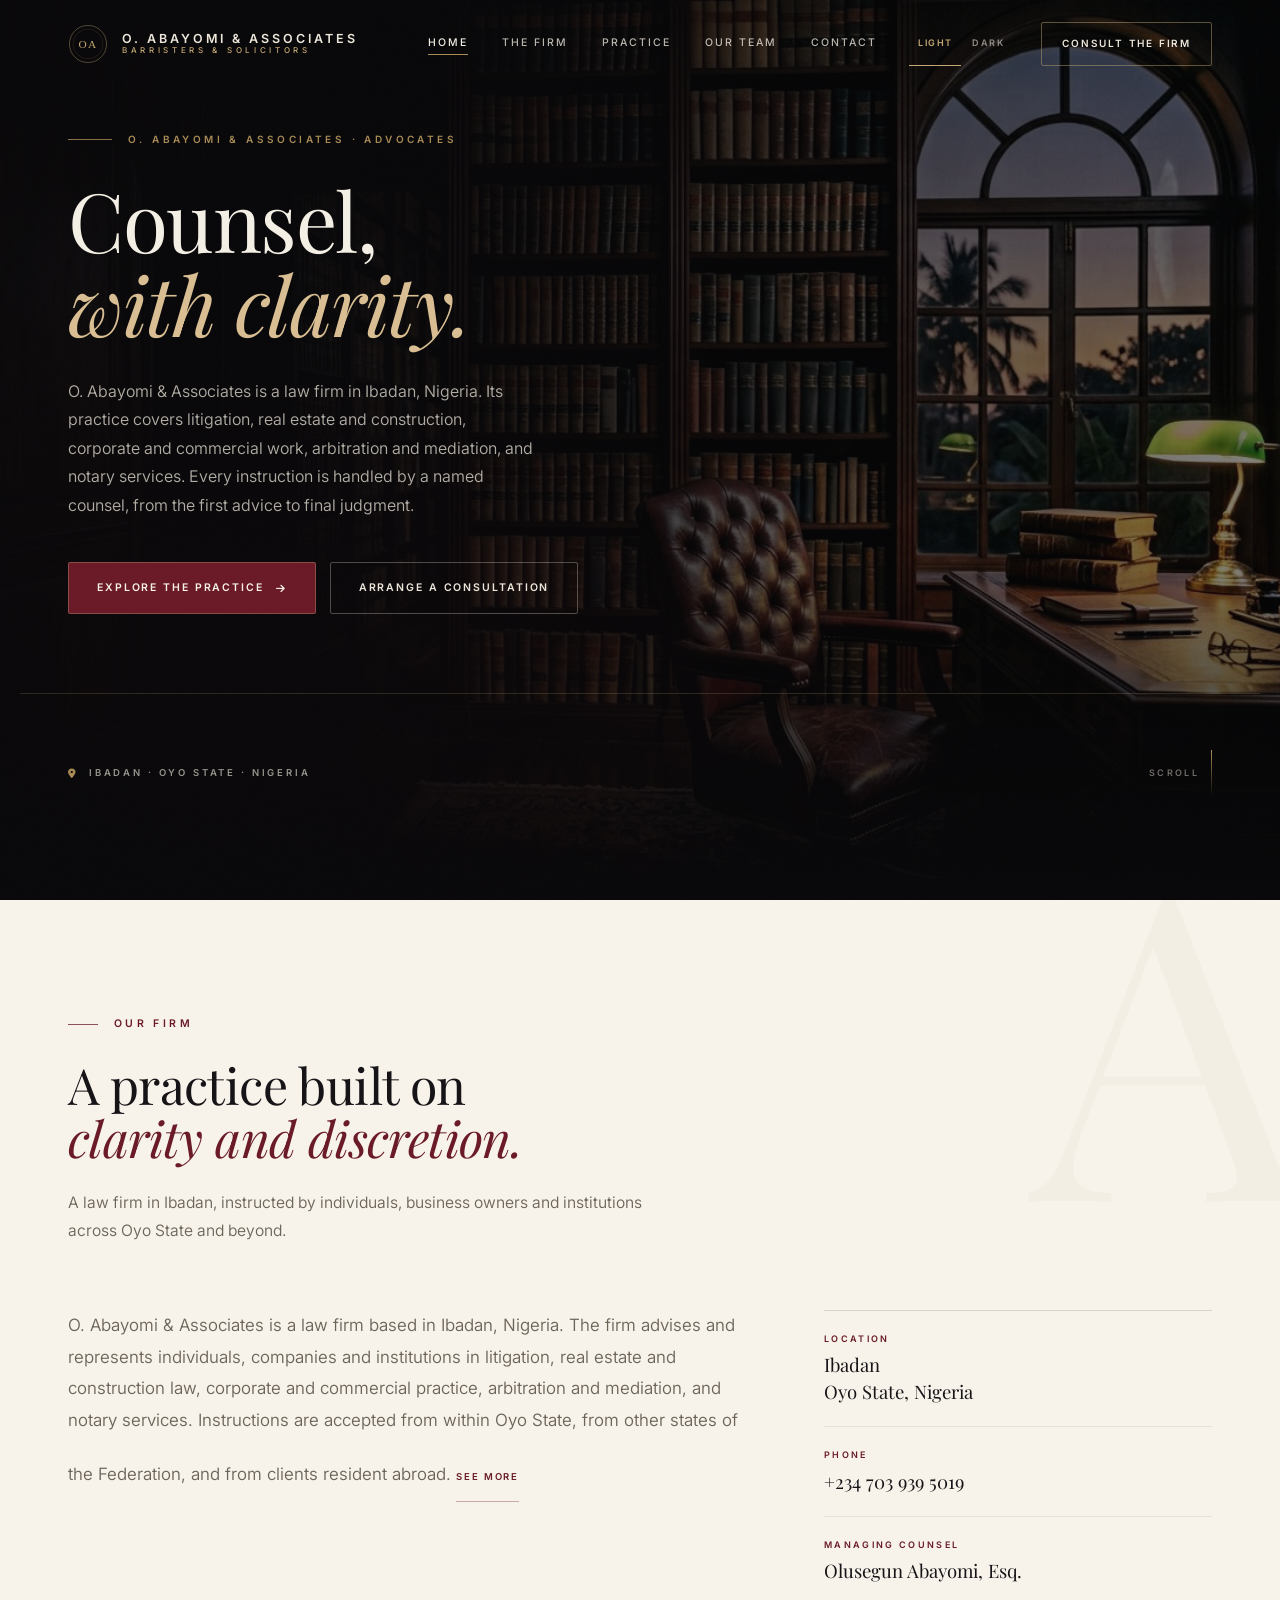
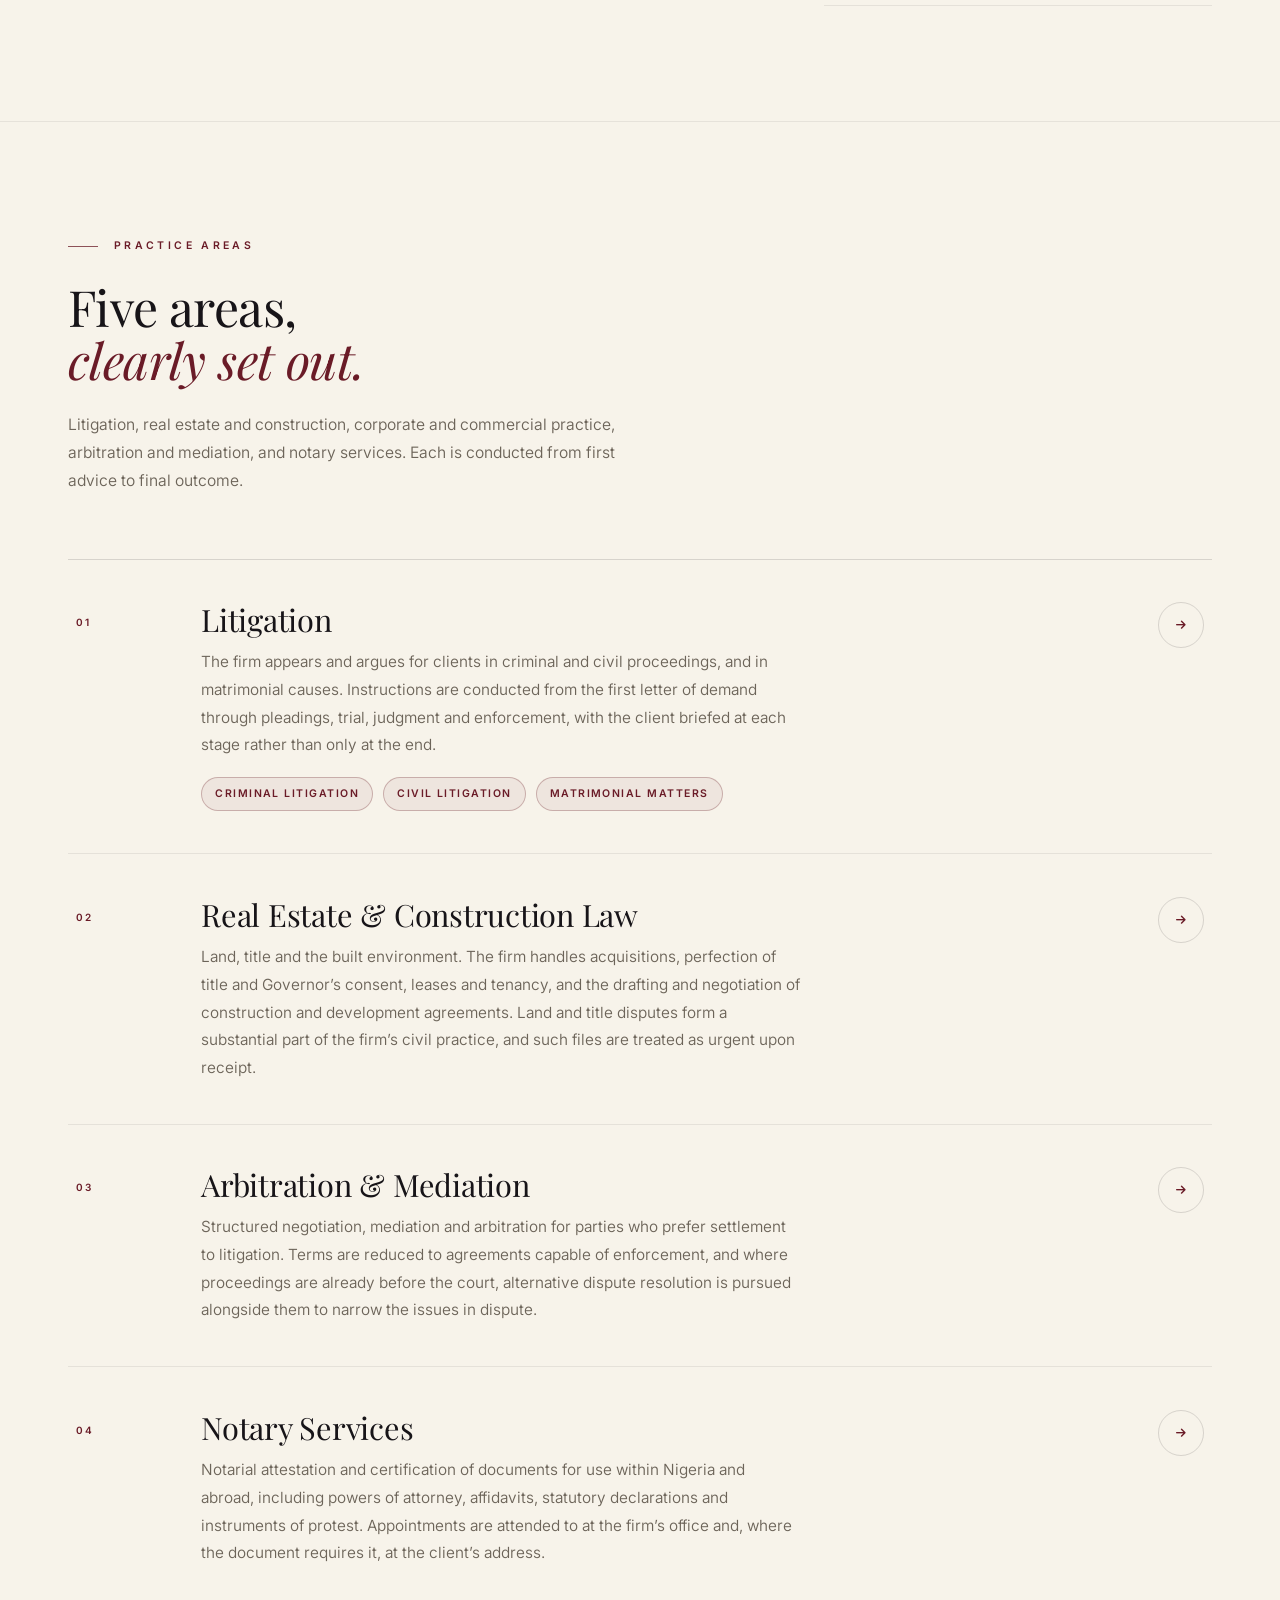
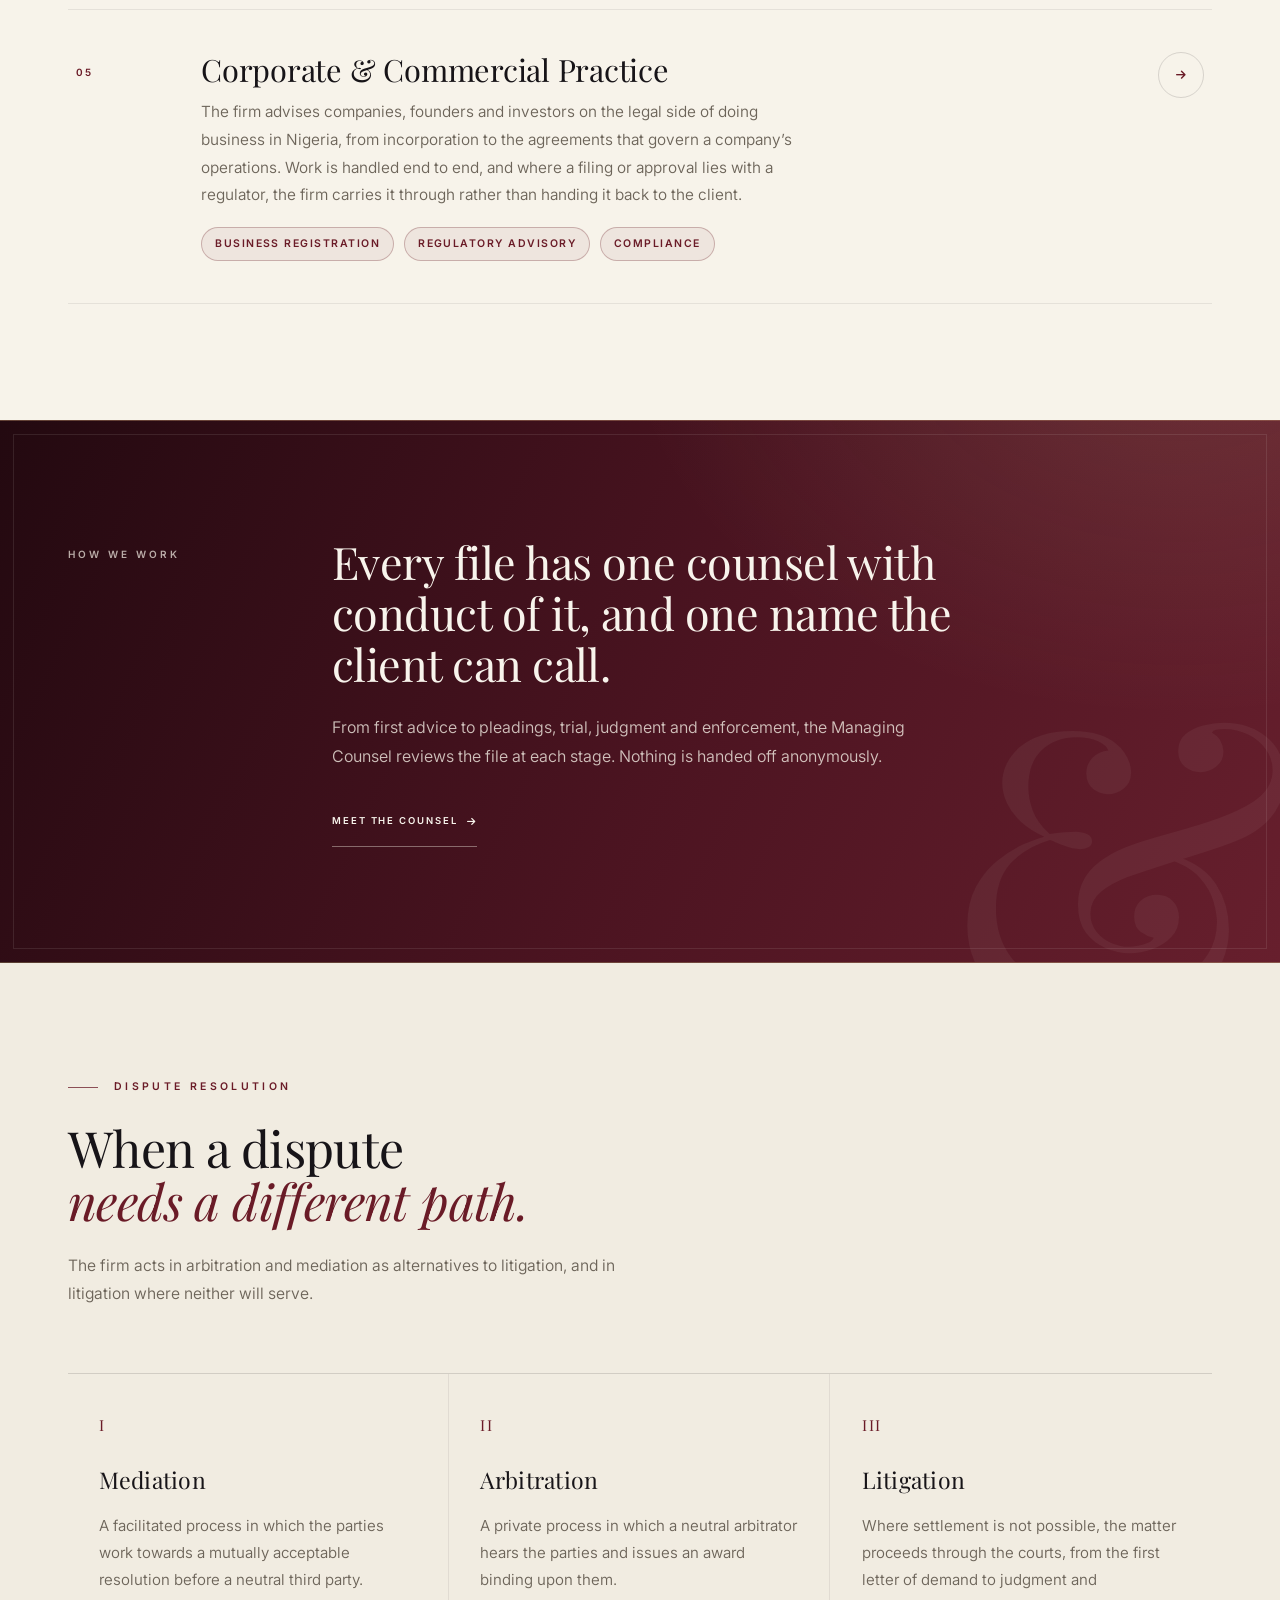
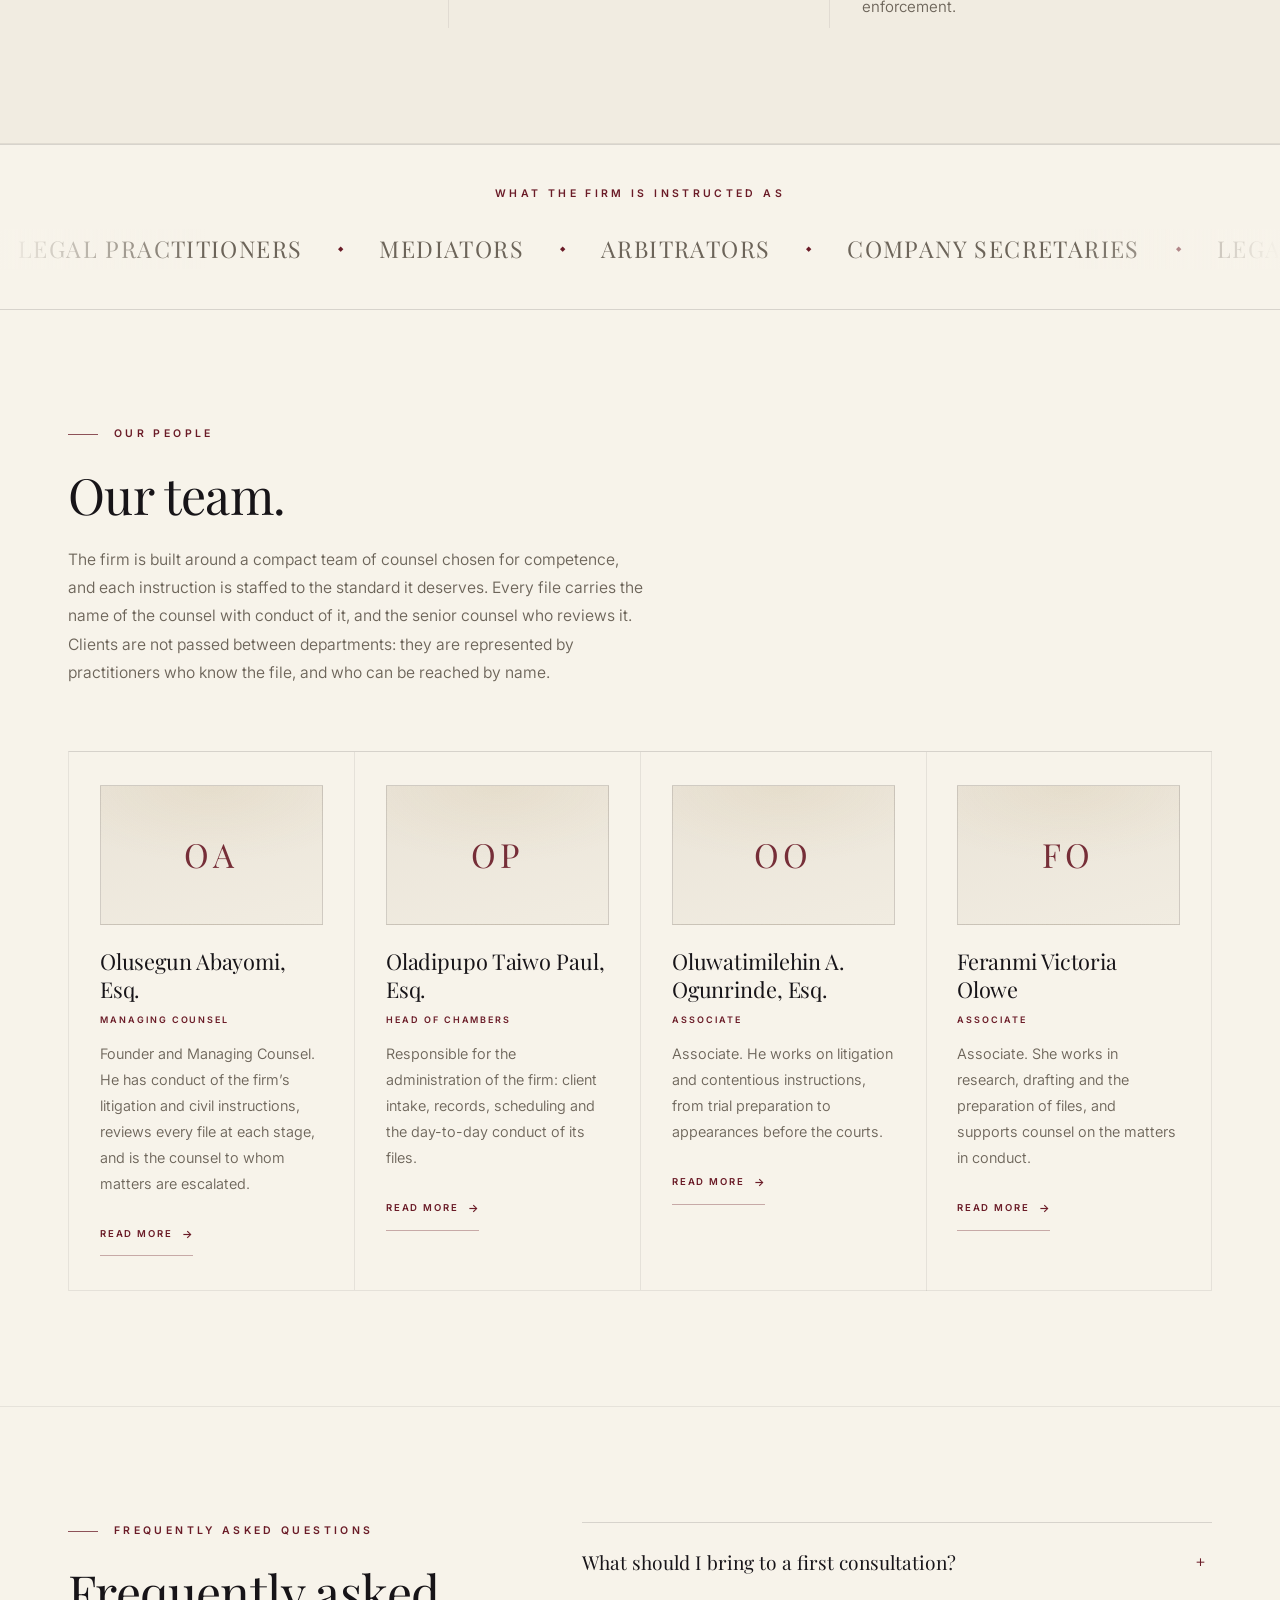
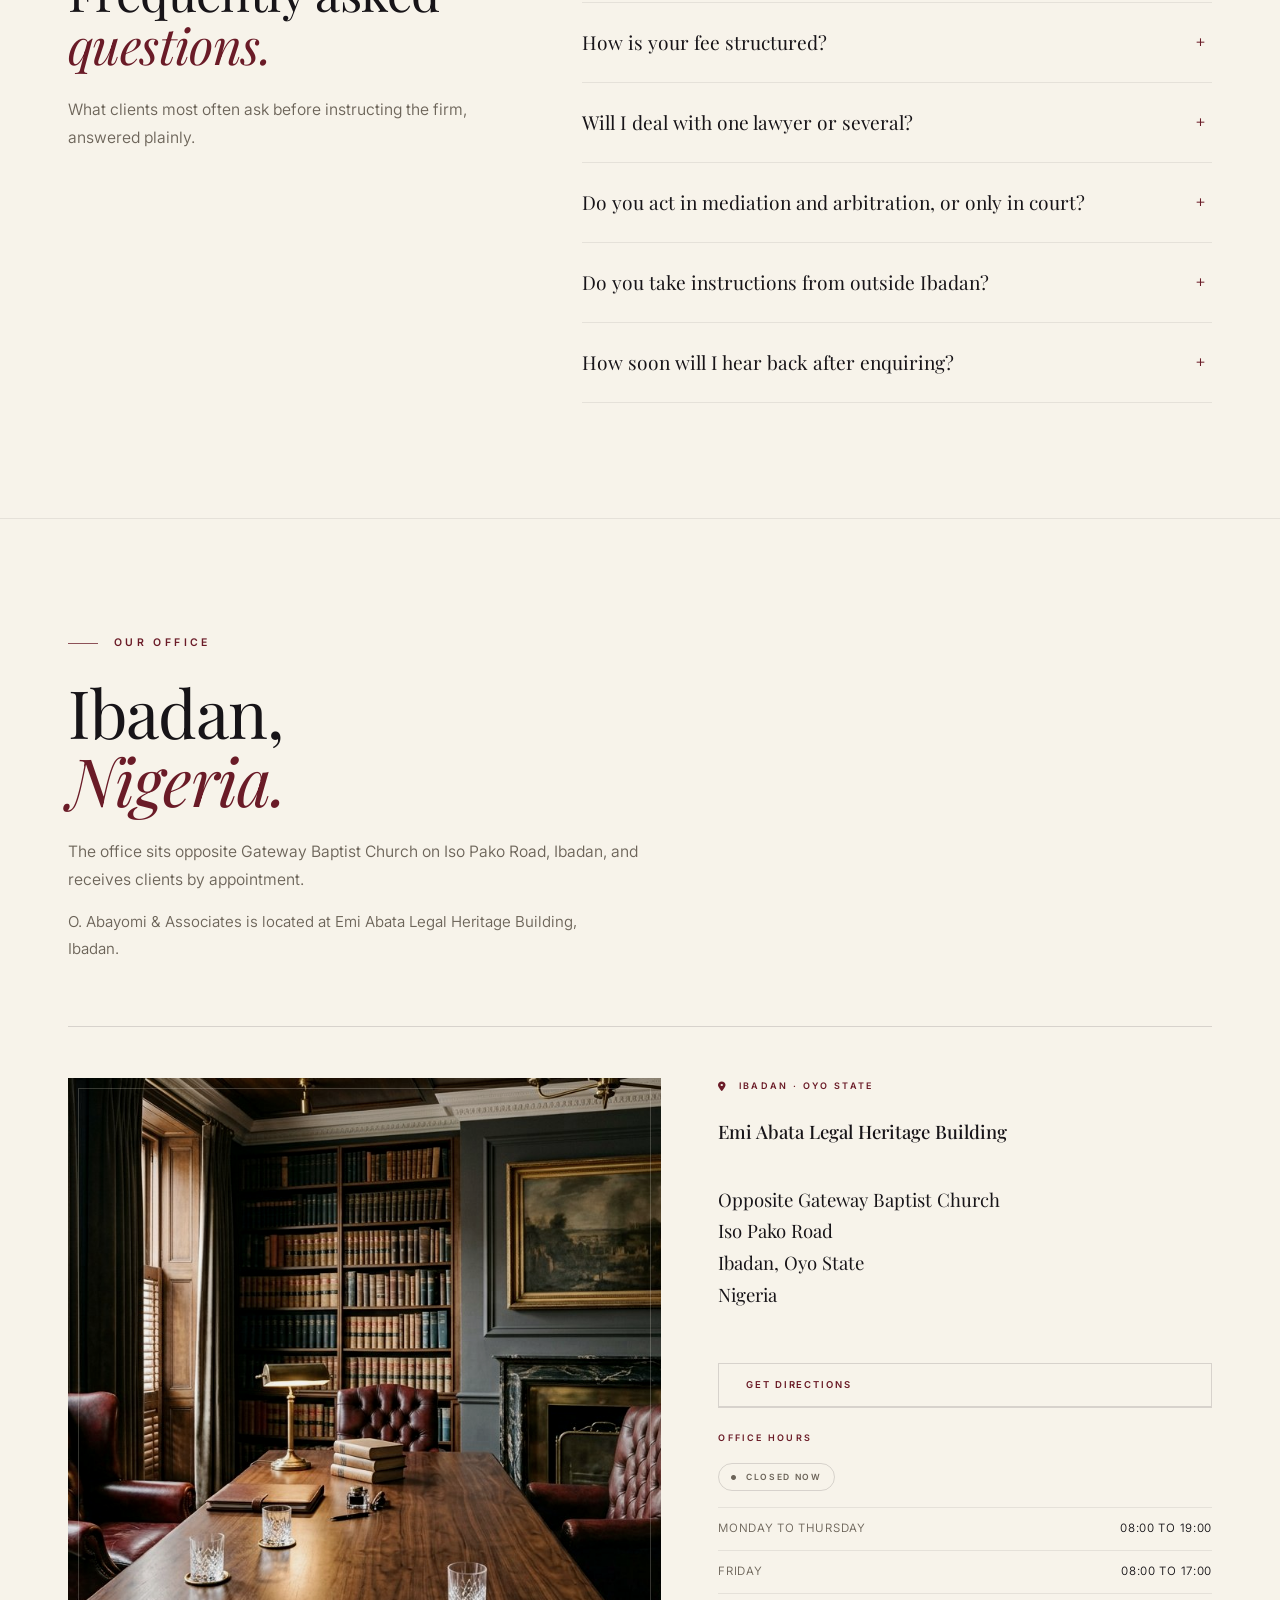
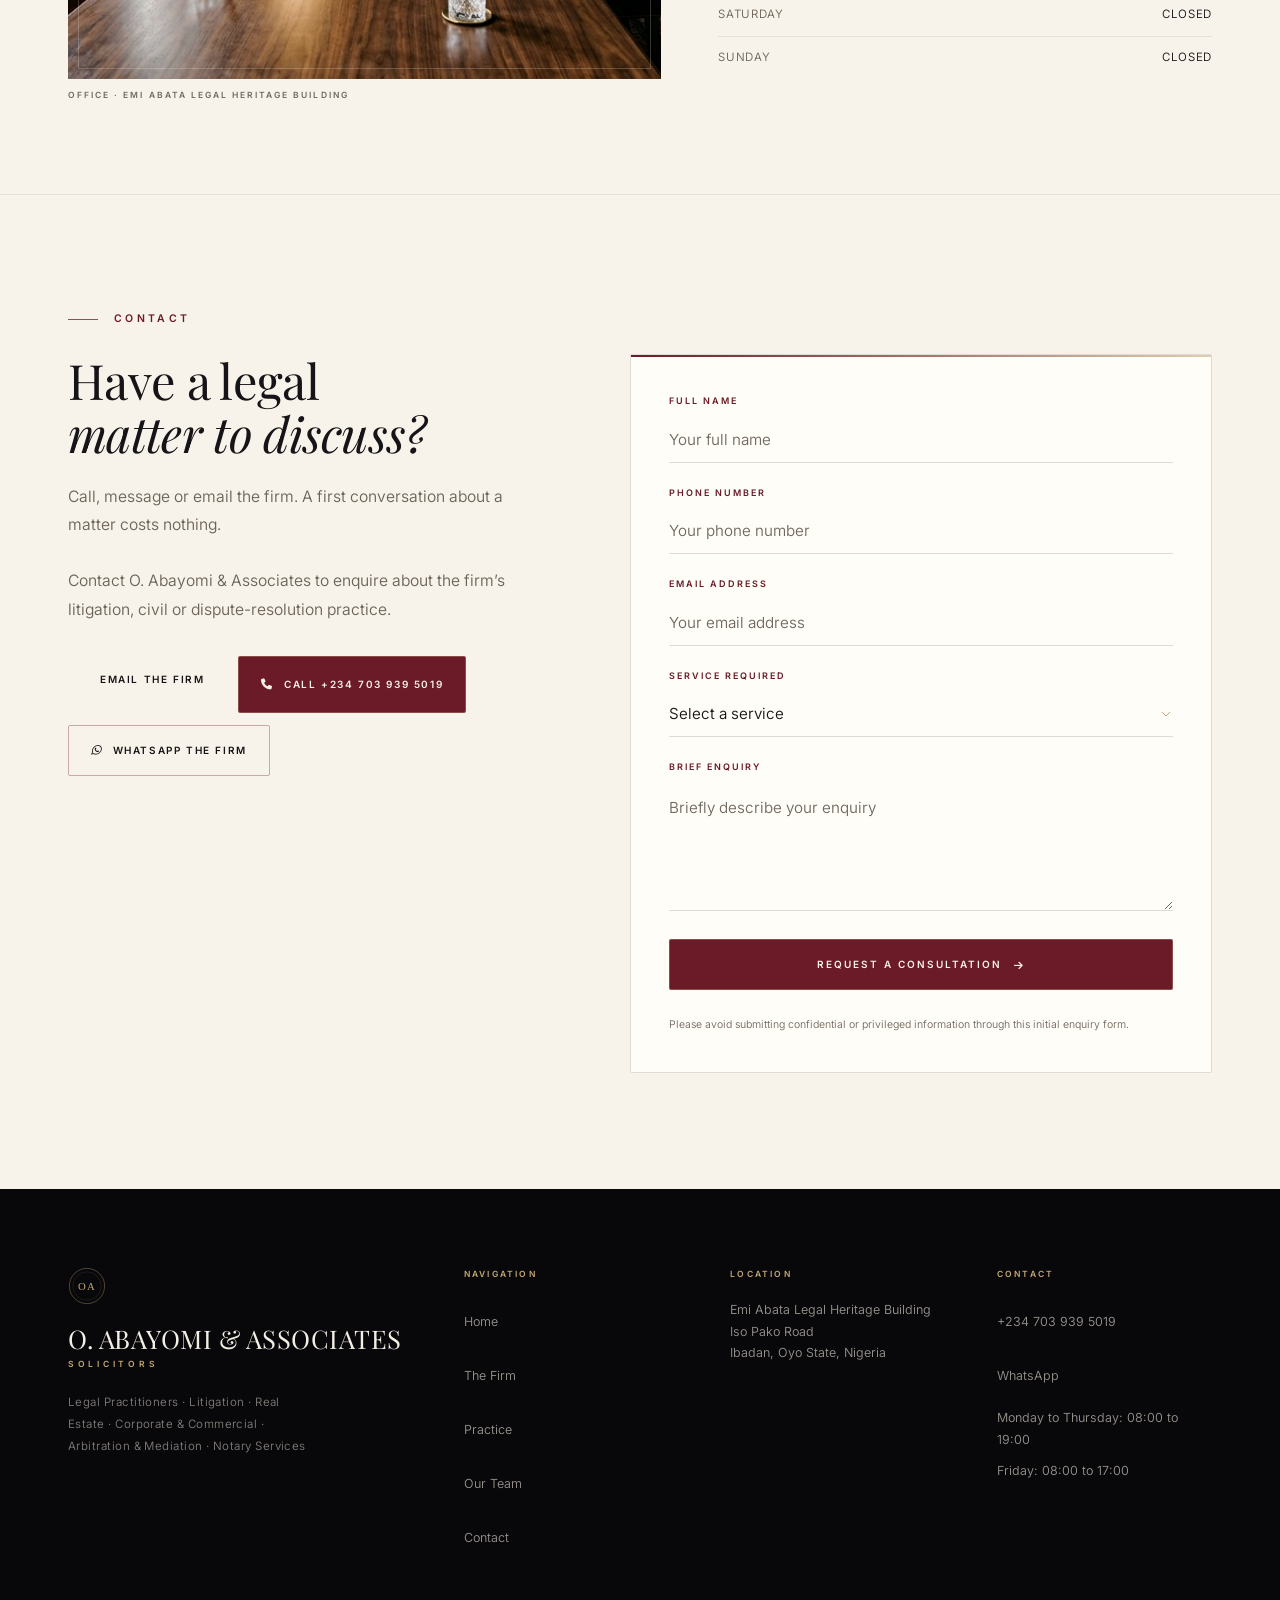
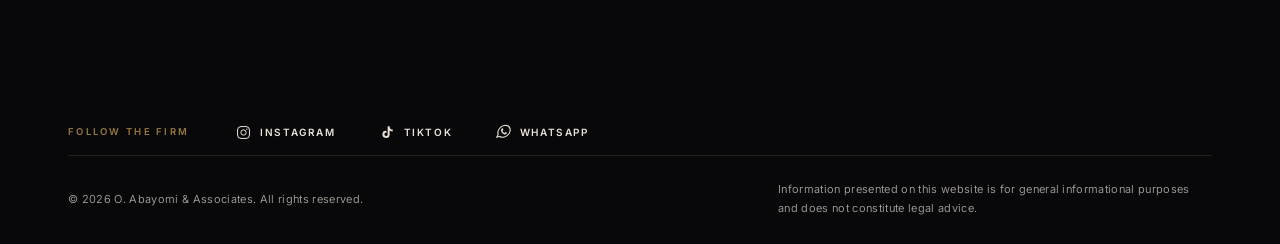
<file: index.html>
<!DOCTYPE html>
<html lang="en" data-theme="dark">
<head>
    <meta charset="UTF-8">
    <meta name="viewport" content="width=device-width, initial-scale=1.0">
    <title>O. Abayomi & Associates | Law Firm in Ibadan, Nigeria</title>
    <meta name="description" content="O. Abayomi & Associates is a law firm in Ibadan, Nigeria, instructed in litigation, real estate and construction law, corporate and commercial practice, arbitration and mediation, and notary services.">
    <meta property="og:title" content="O. Abayomi & Associates | Law Firm in Ibadan, Nigeria">
    <meta property="og:description" content="A law firm in Ibadan, Nigeria, instructed in litigation, real estate and construction law, corporate and commercial practice, arbitration and mediation, and notary services.">
    <meta property="og:type" content="website">
    <meta property="og:image" content="https://john00-hub.github.io/abayomi-preview/img/hero.jpg">
    <meta property="og:url" content="https://john00-hub.github.io/abayomi-preview/">
    <meta name="twitter:card" content="summary_large_image">
    <meta name="twitter:image" content="https://john00-hub.github.io/abayomi-preview/img/hero.jpg">
    <meta name="robots" content="noindex, nofollow">
    <link rel="canonical" href="https://john00-hub.github.io/abayomi-preview/">
    <meta name="theme-color" content="#0B0A0C">

    
    
    
    <link rel="icon" href="data:image/svg+xml,%3Csvg xmlns='http://www.w3.org/2000/svg' viewBox='0 0 64 64'%3E%3Crect width='64' height='64' fill='%230B0A0C'/%3E%3Ccircle cx='32' cy='32' r='24' fill='none' stroke='%23C3A874' stroke-width='1' opacity='.7'/%3E%3Ctext x='32' y='39' text-anchor='middle' font-family='Georgia,serif' font-size='19' letter-spacing='2' fill='%23C3A874'%3EOA%3C/text%3E%3C/svg%3E">
    <link rel="stylesheet" href="fa.css">

    <script type="application/ld+json">
    {
        "@context": "https://schema.org",
        "@type": "LegalService",
        "name": "O. Abayomi & Associates",
        "telephone": "+2347039395019",
        "address": {
            "@type": "PostalAddress",
            "streetAddress": "Emi Abata Legal Heritage Building, Opposite Gateway Baptist Church, Iso Pako Road, Ibadan, Oyo State",
            "addressLocality": "Ibadan",
            "addressRegion": "Oyo State",
            "addressCountry": "NG"
        },
        "openingHoursSpecification": [
            {
                "@type": "OpeningHoursSpecification",
                "dayOfWeek": ["Monday", "Tuesday", "Wednesday", "Thursday"],
                "opens": "08:00",
                "closes": "19:00"
            },
            {
                "@type": "OpeningHoursSpecification",
                "dayOfWeek": "Friday",
                "opens": "08:00",
                "closes": "17:00"
            }
        ]
    }
    </script>

    <style>
    /* =====================================================================
       O. ABAYOMI & ASSOCIATES "ATELIER"
       One stylesheet. Charcoal field, oxblood ink, brass foil, parchment.
       ===================================================================== */

    @font-face{font-family:'OASerif';src:url('fonts/Playfair.woff2') format('woff2');font-weight:300 800;font-style:normal;font-display:swap}
    @font-face{font-family:'OASerif';src:url('fonts/PlayfairItalic.woff2') format('woff2');font-weight:300 800;font-style:italic;font-display:swap}
    @font-face{font-family:'OASans';src:url('fonts/Inter.woff2') format('woff2');font-weight:300 700;font-style:normal;font-display:swap}

    :root{
      /* ---- field ---- */
      --ink:#0B0A0C;
      --ink-2:#101014;
      --ink-3:#17141A;
      --card:rgba(255,255,255,.018);

      /* ---- ink & foil ---- */
      --wine:#6E1F2B;
      --wine-hi:#8A2A38;
      --wine-deep:#2A0B12;
      --brass:#C3A874;
      --brass-hi:#E0C99F;
      --brass-dim:rgba(195,168,116,.55);

      /* ---- type ---- */
      --ivory:#EDE7DB;
      --muted:#9C948A;
      --muted-2:#807870;

      /* ---- hairlines ---- */
      --line:rgba(195,168,116,.20);
      --line-strong:rgba(195,168,116,.40);
      --line-soft:rgba(237,231,219,.075);

      /* ---- legacy aliases used by inline styles ---- */
      --brand:var(--wine); --brand-hi:var(--wine-hi);
      --gold:var(--brass); --gold-hi:var(--brass-hi); --gold-lite:var(--brass-hi);
      --champagne:var(--brass); --soft-sage:var(--brass);
      --bone:var(--ivory); --warm-ivory:var(--ivory);
      --stone:var(--muted); --ash:var(--muted);
      --obsidian:var(--ink); --deep-forest:var(--ink-2); --dark-olive:var(--ink-3);
      --gold-rgb:195,168,116; --gold-hi-rgb:224,201,159;
      --brand-rgb:110,31,43; --ink-rgb:11,10,12;
      --tint:var(--ink); --tint-rgb:11,10,12;
      --btn2:#1C181D; --btn2-hi:#26212A; --btn2-lo:#141114;

      /* ---- metrics ---- */
      --container:1240px;
      --gutter:clamp(20px,4.2vw,48px);
      --pad:clamp(84px,9vw,136px);
      --nav-h:88px;
      --nav-h-sm:68px;
      --nav-height:88px;
      --nav-height-scrolled:68px;
      --radius:2px;

      /* ---- type families ---- */
      --font-serif:'OASerif',Georgia,'Times New Roman',serif;
      --font-sans:'OASans','Inter',system-ui,-apple-system,sans-serif;

      /* ---- motion ---- */
      --ease:cubic-bezier(.22,1,.36,1);
      --ease-soft:cubic-bezier(.4,0,.2,1);

      color-scheme:dark;
    }

    html[data-theme="light"]{
      --ink:#F7F3EA;
      --ink-2:#F1ECE1;
      --ink-3:#EAE4D8;
      --card:rgba(255,255,255,.55);

      --wine:#6A1B27;
      --wine-hi:#54141E;
      --wine-deep:#3B0E16;

      --brass:#A98C55;          /* decorative foil on paper */
      --brass-hi:#96793F;
      --brass-dim:rgba(23,20,24,.45);

      --ivory:#171418;
      --muted:#6C6459;
      --muted-2:#71695F;

      --line:rgba(23,20,24,.14);
      --line-strong:rgba(106,27,39,.34);
      --line-soft:rgba(23,20,24,.075);

      --gold:var(--wine);        /* small text must stay legible on paper */
      --gold-hi:var(--wine-hi);
      --champagne:var(--wine);
      --soft-sage:var(--wine);
      --gold-rgb:106,27,39;
      --gold-hi-rgb:84,20,30;
      --brand-rgb:106,27,39;
      --ink-rgb:247,243,234;
      --tint:var(--ink); --tint-rgb:247,243,234;
      --btn2:#EFE8DC; --btn2-hi:#F6F0E5; --btn2-lo:#E4DBCB;

      color-scheme:light;
    }

    *,*::before,*::after{margin:0;padding:0;box-sizing:border-box}

    html{
      scroll-behavior:smooth;
      scroll-padding-top:calc(var(--nav-h-sm) + 16px);
      -webkit-font-smoothing:antialiased;
      -moz-osx-font-smoothing:grayscale;
      text-rendering:optimizeLegibility;
    }

    body{
      font-family:var(--font-sans);
      font-size:16px;
      font-weight:350;
      line-height:1.72;
      background:var(--ink);
      color:var(--ivory);
      overflow-x:hidden;
      position:relative;
      transition:background-color .6s var(--ease-soft), color .6s var(--ease-soft);
    }

    html[data-theme="dark"] body{
      background:
        radial-gradient(60% 38% at 88% 0%, rgba(110,31,43,.16), transparent 70%),
        var(--ink);
    }

    img{max-width:100%;height:auto;display:block}
    a{color:inherit;text-decoration:none;transition:color .35s var(--ease-soft)}
    button{font:inherit;color:inherit;background:none;border:0;cursor:pointer}
    ul,ol{list-style:none}
    address{font-style:normal}

    ::selection{background:var(--wine);color:#F6F1E7}

    :focus-visible{
      outline:1px solid var(--brass);
      outline-offset:4px;
    }
    html[data-theme="light"] :focus-visible{outline-color:var(--wine)}

    /* ---------------- layout ---------------- */
    .container{
      width:100%;
      max-width:var(--container);
      margin-inline:auto;
      padding-inline:var(--gutter);
    }

    section{position:relative}
    .firm,.practice,.faq,.location,.contact{padding-block:var(--pad)}
    .practice,.faq{border-top:1px solid var(--line-soft)}
    .location{border-top:1px solid var(--line-soft)}

    /* ---------------- editorial furniture ---------------- */
    .section-label{
      display:flex;
      align-items:center;
      gap:16px;
      font-family:var(--font-sans);
      font-size:10.5px;
      font-weight:600;
      letter-spacing:.32em;
      text-transform:uppercase;
      color:var(--gold);
      margin-bottom:26px;
    }
    .section-label::before{
      content:'';display:block;width:30px;height:1px;
      background:var(--gold);opacity:.75;flex:none;
    }

    .section-title{
      font-family:var(--font-serif);
      font-weight:400;
      font-size:clamp(2.15rem,3.9vw,3.55rem);
      line-height:1.06;
      letter-spacing:-.012em;
      color:var(--ivory);
      text-wrap:balance;
      margin-bottom:24px;
    }
    .section-title em{font-style:italic;color:var(--gold)}

    .section-subtitle{
      font-size:clamp(.98rem,1.2vw,1.06rem);
      font-weight:350;
      line-height:1.8;
      color:var(--muted);
      max-width:58ch;
    }

    .divider-line{height:1px;border:0;background:var(--line);opacity:.7}

    /* ---------------- reveal ---------------- */
    .reveal{
      opacity:0;
      transform:translateY(20px);
      transition:opacity 1s var(--ease), transform 1s var(--ease);
      will-change:opacity,transform;
    }
    .reveal.visible{opacity:1;transform:none}
    .team-card.reveal{transition:none}
    .team-card.reveal.visible{transform:perspective(1400px) rotateX(var(--rx,0deg)) rotateY(var(--ry,0deg)) translateZ(0)}
    .reveal-delay-2{transition-delay:.12s}

    /* =====================================================================
       NAVIGATION
       ===================================================================== */
    .site-nav{
      position:fixed;inset:0 0 auto 0;z-index:1000;
      height:var(--nav-h);
      display:flex;align-items:center;
      background:transparent;
      border-bottom:1px solid transparent;
      transition:height .5s var(--ease), background-color .5s var(--ease-soft), border-color .5s;
    }
    .site-nav .container{
      display:flex;align-items:center;gap:28px;
    }
    .site-nav.scrolled{
      height:var(--nav-h-sm);
      background:rgba(11,10,12,.88);
      -webkit-backdrop-filter:blur(18px) saturate(140%);
      backdrop-filter:blur(18px) saturate(140%);
      border-bottom-color:var(--line);
    }
    html[data-theme="light"] .site-nav.scrolled{
      background:rgba(247,243,234,.90);
    }

    .nav-logo{
      display:flex;align-items:center;gap:14px;
      margin-right:auto;flex:none;
    }
    .nav-crest{
      width:40px;height:40px;flex:none;
      color:#C3A874;
      transition:color .4s;
    }
    html[data-theme="light"] .site-nav.scrolled .nav-crest{color:var(--wine)}
    .nav-wordmark{display:flex;flex-direction:column;line-height:1.16}
    .nav-logo-main{
      font-family:var(--font-sans);
      font-size:12.5px;font-weight:600;
      letter-spacing:.235em;
      color:#EDE7DB;
      transition:color .4s;
    }
    .nav-logo-sub{
      font-family:var(--font-sans);
      font-size:8px;font-weight:500;
      letter-spacing:.46em;
      text-transform:uppercase;
      color:#C3A874;
      transition:color .4s;
    }
    html[data-theme="light"] .site-nav.scrolled .nav-logo-main{color:var(--ivory)}
    html[data-theme="light"] .site-nav.scrolled .nav-logo-sub{color:var(--gold)}

    .nav-links{
      display:flex;align-items:center;gap:34px;
    }
    .nav-links a{
      position:relative;
      display:inline-flex;align-items:center;
      min-height:44px;
      font-size:10.5px;font-weight:500;
      letter-spacing:.19em;text-transform:uppercase;
      color:rgba(237,231,219,.78);
      padding-block:12px;
      transition:color .35s;
    }
    .nav-links a::after{
      content:'';position:absolute;left:0;bottom:11px;
      width:0;height:1px;background:var(--brass);
      transition:width .45s var(--ease);
    }
    .nav-links a:hover,.nav-links a.active{color:#F4EFE5}
    .nav-links a:hover::after,.nav-links a.active::after{width:100%}
    html[data-theme="light"] .site-nav.scrolled .nav-links a{color:rgba(23,20,24,.62)}
    html[data-theme="light"] .site-nav.scrolled .nav-links a:hover,
    html[data-theme="light"] .site-nav.scrolled .nav-links a.active{color:var(--ivory)}
    html[data-theme="light"] .site-nav.scrolled .nav-links a::after{background:var(--wine)}

    .nav-cta{
      flex:none;
      display:inline-flex;align-items:center;gap:9px;
      min-height:44px;
      padding:11px 20px;
      border:1px solid rgba(195,168,116,.46);
      border-radius:var(--radius);
      font-size:10px;font-weight:600;
      letter-spacing:.18em;text-transform:uppercase;
      color:#EDE7DB;
      transition:background .4s, border-color .4s, color .4s;
    }
    .nav-cta:hover{
      background:var(--wine);
      border-color:var(--wine);
      color:#F6F1E7;
    }
    html[data-theme="light"] .site-nav.scrolled .nav-cta{
      color:var(--wine);border-color:rgba(106,27,39,.42);
    }
    html[data-theme="light"] .site-nav.scrolled .nav-cta:hover{color:#F6F1E7}

    .nav-hamburger{
      display:none;
      width:46px;height:46px;flex:none;
      flex-direction:column;gap:5px;
      align-items:center;justify-content:center;
      border:1px solid var(--line);
      border-radius:var(--radius);
      transition:border-color .4s, background .4s;
    }
    .nav-hamburger:hover{border-color:var(--line-strong)}
    .nav-hamburger span{
      display:block;width:18px;height:1px;
      background:#EDE7DB;
      transition:transform .4s var(--ease), opacity .3s;
    }
    .nav-hamburger.active span:nth-child(1){transform:translateY(6px) rotate(45deg)}
    .nav-hamburger.active span:nth-child(2){opacity:0}
    .nav-hamburger.active span:nth-child(3){transform:translateY(-6px) rotate(-45deg)}

    /* theme switch: typographic, no pill chrome */
    .theme-seg{
      display:flex;align-items:center;gap:2px;
      padding:0;margin-left:4px;border:0;background:none;
      position:relative;
    }
    .seg-knob{display:none}
    .seg-btn{
      display:inline-flex;align-items:center;
      padding:8px 9px;
      font-size:9px;font-weight:600;letter-spacing:.16em;
      color:rgba(237,231,219,.58);
      border-bottom:1px solid transparent;
      transition:color .35s, border-color .35s;
    }
    .seg-btn i{display:none}
    .seg-btn.on{color:#C3A874;border-bottom-color:#C3A874}
    html[data-theme="light"] .site-nav.scrolled .seg-btn{color:rgba(23,20,24,.56)}
    html[data-theme="light"] .site-nav.scrolled .seg-btn.on{color:var(--wine);border-bottom-color:var(--wine)}
    html[data-theme="light"] .site-nav.scrolled .nav-hamburger span{background:#171418}

    @media (max-width:1120px){
      .nav-links,.nav-cta{display:none}
      .nav-hamburger{display:inline-flex}
    }
    @media (max-width:600px){
      :root{--nav-h:72px;--nav-height:72px;--nav-height-scrolled:64px;--gutter:16px}
      .site-nav .container{gap:10px}
      .nav-logo{gap:10px;min-width:0;flex:1 1 auto}
      .nav-crest{width:30px;height:30px}
      .nav-logo-main{font-size:9px;letter-spacing:.13em;white-space:nowrap}
      .nav-logo-sub{font-size:6.5px;letter-spacing:.28em}
      .theme-seg{margin-left:0;flex:none}
      .seg-btn{padding:9px 7px}
      .seg-btn span{display:none}
      .seg-btn i{display:inline;font-size:11px}
      .nav-hamburger{width:40px;height:40px}
    }

    /* =====================================================================
       MOBILE MENU
       ===================================================================== */
    .mobile-menu{
      position:fixed;inset:0;z-index:1050;
      display:flex;flex-direction:column;justify-content:center;
      padding:0 var(--gutter) 40px;
      background:linear-gradient(170deg,var(--ink) 0%,var(--ink-2) 100%);
      color:var(--ivory);
      opacity:0;visibility:hidden;
      transition:opacity .5s var(--ease-soft), visibility .5s;
      overflow-y:auto;
    }
    .mobile-menu.open{opacity:1;visibility:visible}
    .mobile-menu-bar{
      position:absolute;top:0;left:0;right:0;
      display:flex;align-items:center;justify-content:space-between;
      gap:16px;padding:22px var(--gutter);
      border-bottom:1px solid var(--line);
    }
    .mm-brand{
      font-size:10px;font-weight:600;letter-spacing:.22em;
      color:var(--ivory);
    }
    .mm-close{
      display:inline-flex;align-items:center;gap:8px;
      font-size:9px;font-weight:600;letter-spacing:.18em;
      color:var(--brass);
    }
    .mm-close i{font-size:12px}
    .mobile-menu-links{display:flex;flex-direction:column;gap:6px;margin-top:40px}
    .mobile-menu-links a{
      font-family:var(--font-serif);
      font-size:clamp(2rem,7vw,2.6rem);
      font-weight:400;letter-spacing:-.01em;
      color:var(--ivory);
      padding-block:6px;
      opacity:0;transform:translateY(16px);
      transition:opacity .6s var(--ease), transform .6s var(--ease), color .3s;
    }
    .mobile-menu.open .mobile-menu-links a{opacity:1;transform:none}
    .mobile-menu.open .mobile-menu-links a:nth-child(1){transition-delay:.08s}
    .mobile-menu.open .mobile-menu-links a:nth-child(2){transition-delay:.13s}
    .mobile-menu.open .mobile-menu-links a:nth-child(3){transition-delay:.18s}
    .mobile-menu.open .mobile-menu-links a:nth-child(4){transition-delay:.23s}
    .mobile-menu.open .mobile-menu-links a:nth-child(5){transition-delay:.28s}
    .mobile-menu-links a:hover{color:var(--brass)}
    .mobile-menu-cta{
      display:inline-flex;align-items:center;justify-content:center;gap:10px;
      margin-top:34px;padding:16px 24px;
      background:var(--wine);color:#F6F1E7;
      font-size:10px;font-weight:600;letter-spacing:.2em;text-transform:uppercase;
      border-radius:var(--radius);
      opacity:0;transform:translateY(16px);
      transition:opacity .6s var(--ease), transform .6s var(--ease), background .3s;
    }
    .mobile-menu.open .mobile-menu-cta{opacity:1;transform:none;transition-delay:.34s}
    .mobile-menu-cta:hover{background:var(--wine-hi)}
    .mobile-menu-footer{
      margin-top:32px;
      font-size:9px;letter-spacing:.30em;text-transform:uppercase;
      color:var(--muted);
    }
    @media (min-width:1121px){.mobile-menu{display:none!important}}

    /* =====================================================================
       HERO
       ===================================================================== */
    .hero{
      position:relative;
      min-height:100svh;
      display:flex;flex-direction:column;justify-content:center;
      padding-top:var(--nav-h);
      padding-bottom:104px;
      overflow:hidden;
      background:#0A090B;
      color:#EDE7DB;
      isolation:isolate;
    }
    .hero-media{position:absolute;inset:0;z-index:-2;overflow:hidden}
    .hero-media img{
      width:100%;height:100%;object-fit:cover;object-position:58% 50%;
      filter:brightness(.92) contrast(1.04) saturate(.82);
      transform:scale(1.04);
      animation:heroDrift 22s var(--ease-soft) forwards;
    }
    @keyframes heroDrift{to{transform:scale(1)}}
    .hero::before{
      content:'';position:absolute;inset:0;z-index:-1;pointer-events:none;
      background:
        linear-gradient(100deg, rgba(9,8,10,.96) 0%, rgba(9,8,10,.90) 32%, rgba(9,8,10,.60) 64%, rgba(9,8,10,.44) 100%),
        linear-gradient(0deg, rgba(9,8,10,.86) 0%, rgba(9,8,10,0) 38%),
        radial-gradient(70% 60% at 12% 78%, rgba(110,31,43,.34), transparent 70%);
    }
    .hero::after{
      content:'';position:absolute;inset:0;z-index:-1;pointer-events:none;
      opacity:.05;mix-blend-mode:overlay;
      background-image:url("data:image/svg+xml,%3Csvg xmlns='http://www.w3.org/2000/svg' width='140' height='140'%3E%3Cfilter id='n'%3E%3CfeTurbulence type='fractalNoise' baseFrequency='.85' numOctaves='3'/%3E%3C/filter%3E%3Crect width='140' height='140' filter='url(%23n)' opacity='.5'/%3E%3C/svg%3E");
    }
    .hero-inner{
      position:relative;z-index:1;
      display:flex;flex-direction:column;justify-content:center;
      flex:1;
    }
    .hero-content{max-width:760px;padding-top:28px}
    .hero-eyebrow{
      display:flex;align-items:center;gap:16px;
      font-size:10px;font-weight:600;
      letter-spacing:.34em;text-transform:uppercase;
      color:var(--brass);
      margin-bottom:30px;
    }
    .hero-eyebrow::before{
      content:'';display:block;width:44px;height:1px;background:var(--brass);opacity:.8;flex:none;
    }
    .eb-short{display:none}
    @media (max-width:600px){
      .eb-long{display:none}
      .eb-short{display:inline}
      .hero-eyebrow{letter-spacing:.26em}
    }
    .hero-title{
      font-family:var(--font-serif);
      font-weight:400;
      font-size:clamp(3rem,6.4vw,5.9rem);
      line-height:1.02;
      letter-spacing:-.018em;
      color:#F4EFE5;
      margin-bottom:32px;
    }
    .hero-title em{
      font-style:italic;
      font-weight:300;
      color:#D8BE92;
    }
    .hero-copy{
      font-size:clamp(1rem,1.2vw,1.12rem);
      line-height:1.78;
      color:rgba(237,231,219,.74);
      max-width:47ch;
      margin-bottom:42px;
    }
    .hero-buttons{display:flex;flex-wrap:wrap;gap:14px}
    .hero-foot{
      position:relative;z-index:1;
      display:flex;align-items:center;justify-content:space-between;
      gap:24px;padding-top:56px;
      border-top:1px solid rgba(195,168,116,.20);
      margin-top:64px;
    }
    .hero-location{
      display:flex;align-items:center;gap:10px;
      font-size:9.5px;font-weight:600;
      letter-spacing:.30em;text-transform:uppercase;
      color:rgba(237,231,219,.62);
    }
    .hero-location i{color:var(--brass);font-size:10px}
    .scroll-indicator{
      display:flex;align-items:center;gap:12px;
      font-size:9px;font-weight:600;letter-spacing:.26em;text-transform:uppercase;
      color:rgba(237,231,219,.45);
    }
    .scroll-indicator i{
      display:block;width:1px;height:46px;
      background:linear-gradient(to bottom,var(--brass),transparent);
      animation:scrollPulse 2.6s ease-in-out infinite;
    }
    @keyframes scrollPulse{0%,100%{opacity:.85;transform:scaleY(1)}50%{opacity:.25;transform:scaleY(.7)}}

    @media (max-width:900px){
      .hero{min-height:auto;padding-top:calc(var(--nav-h) + 48px);padding-bottom:40px}
      .hero-inner{flex:none}
      .hero-foot{margin-top:36px;padding-top:22px}
      .hero-media img{object-position:64% 50%}
    }
    @media (max-width:600px){
      .hero-title{font-size:clamp(2.6rem,10vw,3.4rem)}
      .hero-copy{margin-bottom:32px}
      .hero-buttons{flex-direction:column;align-items:stretch}
      .hero-buttons .btn-primary,.hero-buttons .btn-secondary{justify-content:center}
      .scroll-indicator{display:none}
      .hero-foot{justify-content:flex-start}
    }

    /* =====================================================================
       BUTTONS
       ===================================================================== */
    .btn-primary,.btn-secondary,
    .contact-btn,.form-submit,.nav-cta,.mobile-menu-cta{
      border-radius:var(--radius);
      font-family:var(--font-sans);
    }
    .btn-primary,.btn-secondary{
      display:inline-flex;align-items:center;justify-content:center;gap:12px;
      padding:16px 28px;
      font-size:10.5px;font-weight:600;
      letter-spacing:.18em;text-transform:uppercase;
      transition:background .4s var(--ease-soft), border-color .4s, color .4s, transform .4s;
    }
    .btn-primary{
      background:var(--wine);
      border:1px solid rgba(224,201,159,.28);
      color:#F6F1E7;
    }
    .btn-primary:hover{background:var(--wine-hi);border-color:rgba(224,201,159,.5)}
    .btn-primary i{font-size:10px;transition:transform .4s var(--ease)}
    .btn-primary:hover i{transform:translateX(4px)}
    .btn-secondary{
      background:transparent;
      border:1px solid rgba(237,231,219,.30);
      color:#EDE7DB;
    }
    .btn-secondary:hover{background:rgba(237,231,219,.06);border-color:rgba(224,201,159,.55)}

    /* =====================================================================
       THE FIRM
       ===================================================================== */
    .firm{overflow:hidden}
    .firm-watermark{
      position:absolute;right:-2vw;top:-6rem;
      font-family:var(--font-serif);
      font-size:clamp(18rem,34vw,34rem);
      line-height:1;
      color:var(--brass);
      opacity:.045;
      pointer-events:none;user-select:none;
    }
    .firm .container{position:relative}
    .firm-grid{
      display:grid;
      grid-template-columns:minmax(0,7fr) minmax(0,4fr);
      gap:clamp(40px,6vw,96px);
      align-items:start;
      margin-top:clamp(44px,5vw,68px);
    }
    .firm-copy p{
      font-size:1.02rem;line-height:1.85;color:var(--muted);
      max-width:62ch;
    }
    .firm-copy p{
      font-size:1.06rem;
      line-height:1.86;
    }
    .firm-divider{display:none}
    .see-more{
      display:inline-flex;align-items:center;gap:8px;
      margin-top:22px;
      font-size:9.5px;font-weight:600;letter-spacing:.2em;text-transform:uppercase;
      color:var(--gold);
      border-bottom:1px solid var(--line-strong);
      padding-bottom:5px;
    }
    .see-more:hover{color:var(--ivory);border-color:var(--ivory)}
    .see-more-body{display:none}
    .see-more-body.open{display:inline}

    .firm-meta{border-top:1px solid var(--line)}
    .firm-meta-item{
      display:grid;grid-template-columns:1fr;
      gap:6px;padding:20px 0;
      border-bottom:1px solid var(--line-soft);
    }
    .firm-meta-label{
      font-size:9px;font-weight:600;letter-spacing:.26em;text-transform:uppercase;
      color:var(--gold);
    }
    .firm-meta-value{
      font-family:var(--font-serif);
      font-size:1.16rem;line-height:1.45;color:var(--ivory);
    }

    @media (max-width:880px){
      .firm-grid{grid-template-columns:1fr;gap:44px}
      .firm-copy p{font-size:1rem}
    }

    /* =====================================================================
       PRACTICE
       ===================================================================== */
    .practice-header{margin-bottom:clamp(40px,5vw,64px)}
    .practice-list{border-top:1px solid var(--line)}
    .practice-row{
      display:grid;
      grid-template-columns:74px minmax(0,1fr) 56px;
      gap:clamp(20px,4vw,56px);
      align-items:start;
      padding:clamp(28px,3.4vw,42px) 8px;
      border-bottom:1px solid var(--line-soft);
      transition:background .5s var(--ease-soft), padding-left .5s var(--ease);
      position:relative;
    }
    .practice-row:hover{
      background:linear-gradient(90deg,rgba(110,31,43,.16),rgba(110,31,43,0) 62%);
      padding-left:24px;
    }
    .practice-number{
      font-family:var(--font-sans);
      font-size:10px;font-weight:600;letter-spacing:.24em;
      color:var(--gold);
      padding-top:12px;
    }
    .practice-info{max-width:64ch}
    .practice-title{
      font-family:var(--font-serif);
      font-size:clamp(1.5rem,2.4vw,2.05rem);
      font-weight:400;line-height:1.16;letter-spacing:-.008em;
      color:var(--ivory);
      margin-bottom:10px;
      transition:color .4s;
    }
    .practice-row:hover .practice-title{color:var(--brass-hi)}
    .practice-description{
      font-size:.96rem;line-height:1.82;color:var(--muted);max-width:60ch;
    }
    .practice-arrow{
      width:46px;height:46px;
      display:inline-flex;align-items:center;justify-content:center;
      border:1px solid var(--line);
      border-radius:50%;
      color:var(--gold);
      font-size:11px;
      justify-self:end;
      transition:background .4s, border-color .4s, color .4s, transform .4s var(--ease);
    }
    .practice-row:hover .practice-arrow{
      background:var(--wine);border-color:var(--wine);color:#F6F1E7;
      transform:translateX(4px);
    }
    .practice-sub{
      list-style:none;margin:18px 0 0;padding:0;
      display:flex;flex-wrap:wrap;gap:8px 10px;
    }
    .practice-sub li{
      font-family:var(--font-sans);
      font-size:10.5px;font-weight:600;letter-spacing:.14em;text-transform:uppercase;
      color:var(--brass-hi);
      border:1px solid var(--line);
      padding:7px 13px;border-radius:999px;
      background:rgba(110,31,43,.10);
      transition:border-color .4s, background .4s;
    }
    .practice-row:hover .practice-sub li{border-color:rgba(196,160,106,.42);background:rgba(110,31,43,.20)}
    html[data-theme="light"] .practice-sub li{
      color:#6A1B27;
      border-color:rgba(106,27,39,.28);
      background:rgba(106,27,39,.06);
    }
    html[data-theme="light"] .practice-row:hover .practice-sub li{
      border-color:rgba(106,27,39,.45);
      background:rgba(106,27,39,.10);
    }
    @media (max-width:680px){
      .practice-row{
        grid-template-columns:minmax(0,1fr);
        gap:8px;padding:26px 0 26px;
      }
      .practice-number{padding-top:0;order:0}
      .practice-arrow{
        position:absolute;right:2px;top:22px;
        width:36px;height:36px;font-size:10px;
      }
      .practice-info{padding-right:48px}
      .practice-row:hover{padding-left:8px}
    }

    /* =====================================================================
       STATEMENT BAND
       ===================================================================== */
    .statement{
      position:relative;overflow:hidden;
      padding-block:clamp(84px,9vw,130px);
      background:
        radial-gradient(70% 120% at 92% -20%, rgba(224,201,159,.14), transparent 62%),
        linear-gradient(115deg,#230910 0%,#4C1421 54%,#671F2D 100%);
      color:#F6F1E7;
      border-top:1px solid rgba(195,168,116,.34);
      border-bottom:1px solid rgba(195,168,116,.34);
    }
    .statement::before{
      content:'';position:absolute;inset:13px;
      border:1px solid rgba(237,231,219,.10);
      pointer-events:none;
    }
    .statement .container{
      position:relative;z-index:1;
      display:grid;grid-template-columns:200px minmax(0,1fr);
      gap:clamp(28px,5vw,72px);
      align-items:start;
    }
    .statement-label{
      font-size:10px;font-weight:600;
      letter-spacing:.30em;text-transform:uppercase;
      color:rgba(246,241,231,.70);
      padding-top:10px;
    }
    .statement-title{
      font-family:var(--font-serif);
      font-weight:400;
      font-size:clamp(1.85rem,3.5vw,3.15rem);
      line-height:1.14;letter-spacing:-.012em;
      color:#F8F4EC;
      max-width:26ch;
    }
    .statement-title em{font-style:italic;color:#E4CBA2}
    .statement-copy{
      margin-top:24px;
      font-size:1rem;line-height:1.8;
      color:rgba(246,241,231,.78);
      max-width:58ch;
    }
    .statement-link{
      display:inline-flex;align-items:center;gap:10px;
      margin-top:32px;padding-bottom:6px;
      font-size:9.5px;font-weight:600;letter-spacing:.2em;text-transform:uppercase;
      color:#F8F4EC;
      border-bottom:1px solid rgba(237,231,219,.42);
      transition:gap .4s var(--ease), border-color .4s;
    }
    .statement-link:hover{gap:18px;border-color:#F8F4EC}
    .statement-mark{
      position:absolute;right:-1vw;bottom:-6rem;
      font-family:var(--font-serif);
      font-size:26rem;line-height:1;
      color:rgba(237,231,219,.055);
      pointer-events:none;user-select:none;
    }
    @media (max-width:900px){
      .statement .container{grid-template-columns:1fr;gap:16px}
      .statement-label{padding-top:0}
      .statement-mark{font-size:14rem;bottom:-2.4rem}
      .statement::before{inset:9px}
    }

    /* =====================================================================
       DISPUTE RESOLUTION
       ===================================================================== */
    .dispute{
      padding-block:var(--pad);
      background:var(--ink-2);
      border-bottom:1px solid var(--line-soft);
    }
    .dispute-header{margin-bottom:clamp(40px,5vw,64px);max-width:760px}
    .dispute-panels{
      display:grid;grid-template-columns:repeat(3,minmax(0,1fr));
      border-top:1px solid var(--line);
    }
    .dispute-panel{
      padding:38px clamp(18px,2.4vw,36px) 8px;
      border-right:1px solid var(--line-soft);
      transition:background .5s var(--ease-soft);
    }
    .dispute-panel:last-child{border-right:0}
    .dispute-panel:hover{background:rgba(110,31,43,.10)}
    .dispute-panel-icon{display:none}
    .dispute-panel::before{
      display:block;
      font-family:var(--font-serif);
      font-size:.95rem;letter-spacing:.12em;
      color:var(--gold);
      margin-bottom:22px;
    }
    .dispute-panel:nth-child(1)::before{content:'I'}
    .dispute-panel:nth-child(2)::before{content:'II'}
    .dispute-panel:nth-child(3)::before{content:'III'}
    .dispute-panel-title{
      font-family:var(--font-serif);
      font-size:clamp(1.25rem,1.8vw,1.5rem);
      font-weight:400;letter-spacing:.01em;
      color:var(--ivory);
      margin-bottom:12px;
      text-transform:none;
    }
    .dispute-panel-copy{font-size:.94rem;line-height:1.8;color:var(--muted)}
    @media (max-width:880px){
      .dispute-panels{grid-template-columns:1fr}
      .dispute-panel{
        padding:30px 0;
        border-right:0;border-bottom:1px solid var(--line-soft);
      }
      .dispute-panel:last-child{border-bottom:0}
      .dispute-panel::before{margin-bottom:14px}
    }

    /* =====================================================================
       CAPACITIES MARQUEE
       ===================================================================== */
    .capacities{
      padding-block:40px;
      border-block:1px solid var(--line);
      overflow:hidden;
      background:var(--ink);
    }
    .capacities-label{text-align:center;margin-bottom:26px}
    .capacities-label .section-label{justify-content:center;margin-bottom:0}
    .capacities-label .section-label::before{display:none}
    .capacities-strip{overflow:hidden;white-space:nowrap;position:relative}
    .capacities-strip::before,.capacities-strip::after{
      content:'';position:absolute;top:0;bottom:0;width:16vw;z-index:1;pointer-events:none;
    }
    .capacities-strip::before{left:0;background:linear-gradient(90deg,var(--ink),transparent)}
    .capacities-strip::after{right:0;background:linear-gradient(270deg,var(--ink),transparent)}
    .capacities-track{
      display:inline-flex;align-items:center;
      animation:capacitiesScroll 64s linear infinite;
      will-change:transform;
    }
    .capacities-strip:hover .capacities-track{animation-play-state:paused}
    .capacities-track span{
      display:inline-flex;align-items:center;gap:36px;
      padding-inline:18px;
      font-family:var(--font-serif);
      font-size:clamp(1.05rem,1.9vw,1.45rem);
      letter-spacing:.06em;
      color:var(--muted);
    }
    .capacities-track span::after{
      content:'◆';
      font-size:.42rem;
      color:var(--gold);
      letter-spacing:0;
    }
    .capacities-track span:last-child::after{content:''}
    @keyframes capacitiesScroll{to{transform:translateX(-50%)}}

    /* =====================================================================
       TEAM
       ===================================================================== */
    .leadership{padding-block:var(--pad)}
    .team-grid{
      display:grid;grid-template-columns:repeat(3,minmax(0,1fr));
      margin-top:clamp(44px,5vw,64px);
      border-top:1px solid var(--line);
      border-left:1px solid var(--line-soft);
    }
    .team-card{
      position:relative;
      padding:clamp(26px,2.6vw,38px) clamp(22px,2.4vw,34px);
      border-right:1px solid var(--line-soft);
      border-bottom:1px solid var(--line-soft);
      background:transparent;
    }
    .team-card:hover{background:rgba(110,31,43,.09)}
    .team-monogram{
      width:46px;height:46px;
      display:flex;align-items:center;justify-content:center;
      margin-bottom:24px;
      border:1px solid var(--line);
      border-radius:var(--radius);
      font-family:var(--font-serif);
      font-size:15px;letter-spacing:.05em;
      color:var(--gold);
      transition:background .45s, border-color .45s, color .45s;
    }
    .team-card:hover .team-monogram{
      background:var(--wine);border-color:var(--wine);color:#F6F1E7;
    }
    .team-name{
      font-family:var(--font-serif);
      font-size:clamp(1.2rem,1.7vw,1.42rem);
      font-weight:400;line-height:1.28;
      color:var(--ivory);
      margin:0 0 10px;
      letter-spacing:-.005em;
    }
    .team-role{
      font-size:9px;font-weight:600;letter-spacing:.22em;text-transform:uppercase;
      color:var(--gold);
      display:block;
      margin:0 0 14px;
      line-height:1.6;
    }
    .team-bio{font-size:.9rem;line-height:1.8;color:var(--muted);margin:0}
    @media (max-width:900px){
      .team-grid{grid-template-columns:repeat(2,minmax(0,1fr))}
    }
    @media (max-width:600px){
      .team-grid{grid-template-columns:1fr}
      .team-card{padding:26px 4px}
      .team-monogram{width:40px;height:40px;margin-bottom:18px}
    }

    /* =====================================================================
       FAQ
       ===================================================================== */
    .faq .container{
      display:grid;grid-template-columns:minmax(0,.82fr) minmax(0,1.18fr);
      gap:clamp(32px,6vw,88px);
      align-items:start;
    }
    .faq-head{position:sticky;top:calc(var(--nav-h-sm) + 40px)}
    .faq-grid{display:grid;gap:0;border-top:1px solid var(--line)}
    .faq-item{
      border:0;border-bottom:1px solid var(--line-soft);
      background:transparent;
    }
    .faq-item summary{
      position:relative;
      list-style:none;cursor:pointer;
      padding:26px 54px 26px 0;
      font-family:var(--font-serif);
      font-size:clamp(1.12rem,1.5vw,1.32rem);
      font-weight:400;line-height:1.4;
      color:var(--ivory);
      transition:color .35s;
    }
    .faq-item summary::-webkit-details-marker{display:none}
    .faq-item summary::after{
      content:'+';
      position:absolute;right:6px;top:50%;transform:translateY(-50%);
      font-family:var(--font-sans);
      font-size:17px;font-weight:300;
      color:var(--gold);
      transition:transform .4s var(--ease), color .35s;
    }
    .faq-item[open] summary{color:var(--brass-hi)}
    .faq-item[open] summary::after{content:'−';color:var(--brass-hi)}
    .faq-item summary:hover{color:var(--brass-hi)}
    .faq-item p{
      padding:0 40px 28px 0;
      font-size:.94rem;line-height:1.85;
      color:var(--muted);max-width:70ch;
    }
    @media (max-width:900px){
      .faq .container{grid-template-columns:1fr;gap:32px}
      .faq-head{position:static}
    }

    /* =====================================================================
       LOCATION
       ===================================================================== */
    .location-header{margin-bottom:clamp(40px,5vw,64px);max-width:820px}
    .location-title{
      font-family:var(--font-serif);
      font-size:clamp(2.4rem,5.2vw,4.6rem);
      font-weight:400;line-height:1.02;letter-spacing:-.016em;
      color:var(--ivory);
      margin-bottom:24px;
    }
    .location-title em{font-style:italic;color:var(--gold)}
    .location-sub{font-size:.94rem;line-height:1.8;color:var(--muted);margin-top:14px;max-width:60ch}

    .location-dossier{
      display:grid;grid-template-columns:minmax(0,6fr) minmax(0,5fr);
      gap:clamp(32px,4.5vw,64px);
      align-items:stretch;
      border-top:1px solid var(--line);
      padding-top:clamp(32px,4vw,52px);
    }
    .location-visual{position:relative}
    .location-visual::after{
      content:'';position:absolute;inset:10px;
      border:1px solid rgba(237,231,219,.22);
      pointer-events:none;
    }
    .location-visual img{
      width:100%;height:100%;min-height:360px;object-fit:cover;
      filter:brightness(.94) contrast(1.03) saturate(.9);
    }
    .location-visual::before{
      content:'OFFICE · EMI ABATA LEGAL HERITAGE BUILDING';
      position:absolute;left:0;bottom:-24px;
      font-size:8.5px;font-weight:600;letter-spacing:.24em;
      color:var(--muted-2);
    }
    .location-details{display:flex;flex-direction:column}
    .location-marker{
      display:inline-flex;align-items:center;gap:10px;
      font-size:9px;font-weight:600;letter-spacing:.26em;text-transform:uppercase;
      color:var(--gold);
      margin-bottom:22px;
    }
    .location-marker i{font-size:10px}
    .location-address{
      font-family:var(--font-serif);
      font-size:clamp(1.1rem,1.45vw,1.28rem);
      line-height:1.72;color:var(--ivory);
      margin-bottom:32px;
    }
    .location-address strong{font-weight:500;display:block;margin-bottom:4px}
    .location-hours{margin-top:auto;border-top:1px solid var(--line);padding-top:22px}
    .location-hours-title{
      font-size:9px;font-weight:600;letter-spacing:.26em;text-transform:uppercase;
      color:var(--gold);
      margin-bottom:14px;
    }
    .hours-status{
      display:inline-flex;align-items:center;gap:8px;
      padding:6px 12px;margin-bottom:16px;
      border:1px solid var(--line);
      border-radius:999px;
      font-size:8.5px;font-weight:600;letter-spacing:.2em;text-transform:uppercase;
      color:var(--muted);
    }
    .hours-status i{font-size:5px}
    .hours-status.open{color:#A9BE92;border-color:rgba(169,190,146,.35)}
    .hours-status.open i{color:#A9BE92}
    .hours-status.closed{color:var(--muted)}
    .hours-row{
      display:flex;justify-content:space-between;gap:20px;
      padding:11px 0;
      border-top:1px solid var(--line-soft);
      font-size:11.5px;letter-spacing:.06em;
      color:var(--ivory);
    }
    .hours-row .hours-day{color:var(--muted)}
    @media (max-width:880px){
      .location-dossier{grid-template-columns:1fr;gap:48px}
      .location-visual img{min-height:280px}
      .location-visual::before{position:static;display:block;margin-top:12px}
    }

    /* =====================================================================
       CONTACT
       ===================================================================== */
    .contact{border-top:1px solid var(--line-soft)}
    .contact-grid{
      display:grid;grid-template-columns:minmax(0,5fr) minmax(0,6fr);
      gap:clamp(36px,6vw,88px);
      align-items:start;
    }
    .contact-title{
      font-family:var(--font-serif);
      font-size:clamp(2.1rem,3.8vw,3.4rem);
      font-weight:400;line-height:1.08;letter-spacing:-.014em;
      color:var(--ivory);
      margin-bottom:24px;
    }
    .contact-copy{font-size:.98rem;line-height:1.85;color:var(--muted);max-width:46ch}
    .contact-actions{display:flex;flex-wrap:wrap;gap:12px;margin-top:32px}
    .contact-btn{
      display:inline-flex;align-items:center;gap:10px;
      padding:15px 22px;
      border-radius:var(--radius);
      font-size:10px;font-weight:600;letter-spacing:.16em;text-transform:uppercase;
      transition:background .4s, border-color .4s, color .4s;
    }
    .contact-btn-call{background:var(--wine);border:1px solid rgba(224,201,159,.28);color:#F6F1E7}
    .contact-btn-call:hover{background:var(--wine-hi);border-color:rgba(224,201,159,.5)}
    .contact-btn-whatsapp{border:1px solid var(--line-strong);color:var(--ivory)}
    .contact-btn-whatsapp:hover{background:rgba(110,31,43,.14);border-color:var(--brass)}
    .contact-btn i{font-size:11px}

    .contact-form-wrap{
      position:relative;
      padding:clamp(26px,3vw,42px);
      background:rgba(110,31,43,.07);
      border:1px solid var(--line);
      border-radius:var(--radius);
    }
    html[data-theme="light"] .contact-form-wrap{background:#FFFDF8}
    .contact-form-wrap::before{
      content:'';position:absolute;top:0;left:0;right:0;height:2px;
      background:linear-gradient(90deg,var(--wine),rgba(195,168,116,.55));
    }
    .contact-form{display:flex;flex-direction:column;gap:22px}
    .form-group{display:flex;flex-direction:column;gap:8px}
    .form-label{
      font-size:9px;font-weight:600;letter-spacing:.22em;text-transform:uppercase;
      color:var(--gold);
    }
    .form-input,.form-select,.form-textarea{
      width:100%;
      min-height:46px;
      padding:12px 0;
      background:transparent;
      border:0;border-bottom:1px solid var(--line);
      border-radius:0;
      font-family:var(--font-sans);
      font-size:.95rem;font-weight:350;
      color:var(--ivory);
      transition:border-color .35s, background .35s;
    }
    .form-textarea{min-height:96px;resize:vertical;line-height:1.7}
    .form-input::placeholder,.form-textarea::placeholder{color:var(--muted-2);opacity:1}
    .form-input:focus,.form-select:focus,.form-textarea:focus{
      outline:none;border-bottom-color:var(--brass);
    }
    .form-select{
      appearance:none;-webkit-appearance:none;
      background-image:url("data:image/svg+xml,%3Csvg xmlns='http://www.w3.org/2000/svg' width='10' height='6'%3E%3Cpath d='M1 1l4 4 4-4' stroke='%23C3A874' stroke-width='1' fill='none'/%3E%3C/svg%3E");
      background-repeat:no-repeat;background-position:right 2px center;
      padding-right:24px;
      color:var(--ivory);
    }
    .form-select option{background:#141216;color:#EDE7DB}
    html[data-theme="light"] .form-select option{background:#FFFDF8;color:#171418}
    .form-error{
      display:none;
      font-size:10px;letter-spacing:.04em;
      color:#E29A8C;
    }
    .form-group.error .form-error{display:block}
    .form-group.error .form-input,
    .form-group.error .form-select,
    .form-group.error .form-textarea{border-bottom-color:#E29A8C}
    html[data-theme="light"] .form-error{color:#A33B2E}
    html[data-theme="light"] .form-group.error .form-input,
    html[data-theme="light"] .form-group.error .form-select,
    html[data-theme="light"] .form-group.error .form-textarea{border-bottom-color:#A33B2E}
    .form-submit{
      display:inline-flex;align-items:center;justify-content:center;gap:12px;
      margin-top:6px;padding:16px 24px;
      background:var(--wine);border:1px solid rgba(224,201,159,.28);
      border-radius:var(--radius);
      font-size:10px;font-weight:600;letter-spacing:.2em;text-transform:uppercase;
      color:#F6F1E7;
      transition:background .4s, border-color .4s;
    }
    .form-submit:hover{background:var(--wine-hi);border-color:rgba(224,201,159,.5)}
    .form-disclaimer{
      font-size:10.5px;line-height:1.7;color:var(--muted-2);
      margin-top:4px;
    }
    .form-success{display:none;padding:10px 0 4px}
    .form-success-title{
      font-size:9px;font-weight:600;letter-spacing:.28em;text-transform:uppercase;
      color:var(--gold);margin-bottom:14px;
    }
    .form-success-copy{
      font-family:var(--font-serif);
      font-size:1.2rem;line-height:1.6;color:var(--ivory);
      max-width:40ch;
    }
    .form-success-call{
      display:inline-flex;align-items:center;gap:10px;
      margin-top:26px;padding-bottom:6px;
      font-size:9.5px;font-weight:600;letter-spacing:.18em;text-transform:uppercase;
      color:var(--ivory);
      border-bottom:1px solid var(--line-strong);
      transition:gap .35s var(--ease), border-color .35s;
    }
    .form-success-call:hover{gap:16px;border-color:var(--brass)}
    .form-success-call i{font-size:10px;color:var(--gold)}
    .form-success.visible{display:block}
    .contact-form.is-sent{display:none}
    @media (max-width:880px){
      .contact-grid{grid-template-columns:1fr;gap:44px}
    }
    @media (max-width:600px){
      .contact-actions{flex-direction:column;align-items:stretch}
      .contact-btn{justify-content:center}
    }

    /* =====================================================================
       FOOTER
       ===================================================================== */
    .site-footer{
      background:#08070A;
      color:#EDE7DB;
      border-top:1px solid var(--line);
      padding-block:clamp(56px,6vw,80px) 26px;
      position:relative;
    }
    html[data-theme="light"] .site-footer{border-top-color:rgba(23,20,24,.2)}
    .footer-grid{
      display:grid;
      grid-template-columns:minmax(0,1.6fr) repeat(3,minmax(0,1fr));
      gap:clamp(28px,4vw,56px);
      padding-bottom:clamp(40px,5vw,64px);
    }
    .footer-crest{width:38px;height:38px;color:#C3A874;margin-bottom:18px;display:block}
    .footer-logo-main{
      display:block;
      font-family:var(--font-serif);
      font-size:clamp(1.35rem,2vw,1.7rem);
      line-height:1.2;letter-spacing:.02em;
      color:#F4EFE5;
      margin-bottom:4px;
    }
    .footer-logo-sub{
      display:block;
      font-size:8.5px;font-weight:600;letter-spacing:.44em;text-transform:uppercase;
      color:#C3A874;
      margin-bottom:20px;
    }
    .footer-tagline{
      font-size:11.5px;line-height:1.9;letter-spacing:.04em;
      color:rgba(237,231,219,.52);
      max-width:34ch;
    }
    .footer-col-title{
      font-size:8.5px;font-weight:600;letter-spacing:.26em;text-transform:uppercase;
      color:#C3A874;
      margin-bottom:18px;
    }
    .footer-col ul{display:flex;flex-direction:column;gap:10px}
    .footer-col a,.footer-col address,.footer-col li{
      font-size:12.5px;line-height:1.7;
      color:rgba(237,231,219,.62);
    }
    .footer-col a:hover{color:#F4EFE5}
    .footer-col address{max-width:26ch}
    .footer-bottom{
      display:flex;flex-wrap:wrap;align-items:center;justify-content:space-between;
      gap:16px;
      padding-top:24px;
      border-top:1px solid rgba(195,168,116,.16);
    }
    .footer-copyright,.footer-disclaimer{
      font-size:11px;letter-spacing:.03em;
      color:rgba(237,231,219,.70);
    }
    .footer-disclaimer{max-width:62ch}
    @media (max-width:880px){
      .footer-grid{grid-template-columns:1fr 1fr;gap:32px}
      .footer-brand{grid-column:1 / -1}
    }

    /* =====================================================================
       MOBILE ACTION BAR
       ===================================================================== */
    .mobile-actions{
      position:fixed;left:0;right:0;bottom:0;z-index:900;
      display:none;gap:10px;
      padding:10px 14px calc(10px + env(safe-area-inset-bottom));
      background:rgba(11,10,12,.93);
      -webkit-backdrop-filter:blur(16px);
      backdrop-filter:blur(16px);
      border-top:1px solid rgba(195,168,116,.22);
    }
    .mobile-actions a{
      flex:1;display:inline-flex;align-items:center;justify-content:center;gap:9px;
      min-height:46px;padding:12px 10px;
      border-radius:var(--radius);
      font-size:9.5px;font-weight:600;letter-spacing:.16em;text-transform:uppercase;
    }
    .mobile-actions .ma-call{background:var(--wine);color:#F6F1E7;border:1px solid rgba(224,201,159,.22)}
    .mobile-actions .ma-wa{border:1px solid rgba(195,168,116,.4);color:#EDE7DB}
    @media (max-width:900px){
      .mobile-actions{display:flex}
      body{padding-bottom:76px}
    }

    /* =====================================================================
       ACCESSIBILITY / MOTION
       ===================================================================== */
    @media (prefers-reduced-motion:reduce){
      html{scroll-behavior:auto}
      *,*::before,*::after{animation-duration:.001ms!important;animation-iteration-count:1!important;transition-duration:.001ms!important}
      .reveal{opacity:1;transform:none}
    }

    /* legacy elements no longer used */
    .hero-visual,.hero-accent-line,.hero-vertical-text{display:none}

    
    .location-directions{
      display:inline-flex;align-items:center;gap:9px;
      min-height:44px;margin-top:20px;
      padding:11px 18px;
      border:1px solid var(--line);
      font-family:var(--font-sans);font-size:9.5px;font-weight:600;
      letter-spacing:.2em;text-transform:uppercase;
      color:var(--gold);
      transition:background .4s,border-color .4s,color .4s;
    }
    .location-directions:hover{background:var(--wine);border-color:var(--wine);color:#F6F1E7}

    /* ===== SKIP LINK ===== */
    .form-success-call{display:inline-flex;align-items:center;gap:9px;min-height:44px}
    .form-failure .form-success-call + .form-success-call{margin-top:6px}
    .form-failure{display:none}
    .form-failure.visible{display:block}

    .skip-link{
      position:absolute;left:-9999px;top:0;z-index:1000;
      background:var(--wine);color:#F6F1E7;
      padding:14px 20px;font-family:var(--font-sans);
      font-size:11px;font-weight:600;letter-spacing:.16em;text-transform:uppercase;
    }
    .skip-link:focus{left:12px;top:12px}

    /* ===== 44px tap targets ===== */
    .practice-arrow{ width:46px !important; height:46px !important; }
    .see-more{ min-height:44px !important; display:inline-flex !important; align-items:center; }
    .statement-link{ min-height:44px !important; }
    .mm-close{ min-height:44px !important; padding:12px 14px !important; }
    .seg-btn{ min-height:44px !important; min-width:44px !important; }
    .nav-logo{ min-height:44px !important; }
    .footer-col li a{ display:inline-flex; align-items:center; min-height:44px; }
    .mobile-menu-links a{ padding-block:10px !important; }

    /* ===== OUR TEAM: portrait, name, role, Read More ===== */
    .team-portrait{
      width:100%; aspect-ratio:4/5; margin-bottom:26px;
      display:flex; align-items:center; justify-content:center;
      border:1px solid var(--line);
      background:
        radial-gradient(120% 90% at 50% 0%, rgba(195,168,116,.13), transparent 62%),
        linear-gradient(165deg, var(--ink-3), var(--ink-2));
      overflow:hidden;
    }
    .team-portrait span{
      font-family:var(--font-serif);
      font-size:clamp(2.1rem,4vw,2.9rem);
      font-weight:400; letter-spacing:.14em;
      color:var(--brass);
      opacity:.9;
    }
    .team-portrait img{width:100%;height:100%;object-fit:cover;display:block}
    .team-card .team-bio{margin-bottom:0}
    .team-more{
      margin-top:16px; padding:12px 0; min-height:44px;
      display:inline-flex; align-items:center; gap:9px;
      background:none; border:0; border-bottom:1px solid var(--line-strong);
      font-family:var(--font-sans); font-size:9.5px; font-weight:600;
      letter-spacing:.2em; text-transform:uppercase; color:var(--gold);
      cursor:pointer; transition:color .35s, border-color .35s;
    }
    .team-more:hover{color:var(--gold-hi);border-color:var(--gold)}
    .team-more::after{content:'\2192';font-size:11px;letter-spacing:0;transition:transform .35s}
    .team-more[aria-expanded="true"]::after{transform:rotate(90deg)}
    .team-extra{margin-top:16px;padding-top:16px;border-top:1px solid var(--line-soft);
      animation:teamOpen .45s var(--ease-soft,ease) both}
    .team-extra p{font-size:.9rem;line-height:1.8;color:var(--muted);margin-bottom:12px}
    .team-extra p:last-child{margin-bottom:0}
    @keyframes teamOpen{from{opacity:0;transform:translateY(-6px)}to{opacity:1;transform:none}}

    /* mono crest in light mode, and portrait sizing on phones */
    html[data-theme="light"] .team-portrait span{color:var(--wine)}
    /* Landscape row: one counsel per column, tilting in 3D under the pointer */
    .team-grid{
      grid-template-columns:repeat(4,minmax(0,1fr));
    }
    .team-grid .team-card{
      transform-style:preserve-3d;
      will-change:transform;
      transform:perspective(1400px) rotateX(var(--rx,0deg)) rotateY(var(--ry,0deg)) translateZ(0);
      transition:transform .45s cubic-bezier(.22,1,.36,1), background .5s var(--ease-soft), box-shadow .5s var(--ease-soft), border-color .5s;
      position:relative;
      overflow:visible;
    }
    .team-card.tilting{transition:transform .08s linear, background .5s, box-shadow .5s}
    /* pointer-following warm spotlight */
    .team-card::before{
      content:'';position:absolute;inset:0;pointer-events:none;
      background:radial-gradient(420px circle at var(--mx,50%) var(--my,50%),
                 rgba(196,160,106,.16), transparent 62%);
      opacity:0;transition:opacity .45s;
    }
    .team-card:hover::before,.team-card.open::before{opacity:1}
    /* raised content: only where a real pointer exists, so text never drifts on touch */
    .team-card > *{transition:transform .45s cubic-bezier(.22,1,.36,1)}
    @media (hover:hover) and (pointer:fine){
      .team-card > *{transform:translateZ(0)}
      .team-card:hover .team-portrait,
      .team-card.tilting .team-portrait{transform:translateZ(22px)}
      .team-card:hover .team-name{transform:translateZ(30px)}
      .team-card:hover .team-role{transform:translateZ(26px)}
    }
    /* touch: no 3D on children at all, and neutralise any stuck hover */
    @media (hover:none), (pointer:coarse){
      .team-card,
      .team-card > *,
      .team-card:hover > *,
      .team-card.open > *{transform:none !important}
      .team-card::before{display:none}
      /* Android leaves :hover latched after a tap, which painted stray wine bands */
      .team-card:hover{background:transparent}
      .team-card.open:hover{background:linear-gradient(180deg,rgba(110,31,43,.26),rgba(110,31,43,.08) 70%,transparent)}
      .team-card:hover .team-monogram{background:transparent;border-color:var(--line);color:var(--gold)}
    }
    .team-card.open{box-shadow:inset 0 0 0 1px rgba(196,160,106,.34), 0 26px 60px -18px rgba(0,0,0,.55)}
    @media (hover:hover) and (pointer:fine){ .team-card.open .team-portrait{transform:translateZ(24px)} }
    .team-card .team-portrait{aspect-ratio:16/10;margin-bottom:22px}
    .team-card .team-portrait span{font-size:clamp(1.7rem,2.6vw,2.2rem)}
    .team-card{transition:transform .45s cubic-bezier(.22,1,.36,1), background .5s var(--ease-soft), box-shadow .5s var(--ease-soft), border-color .5s}
    .team-card.open{
      background:linear-gradient(180deg,rgba(110,31,43,.26),rgba(110,31,43,.08) 70%,transparent);
    }
    .team-card.open .team-name{color:var(--brass-hi)}
    .team-card.open .team-portrait{border-color:rgba(196,160,106,.55)}
    .team-card.open .team-portrait span{color:var(--brass-hi)}
    .team-card.open .team-more{color:var(--brass-hi);border-color:var(--brass-hi)}

    @media (max-width:1000px){
      .team-grid{grid-template-columns:repeat(2,minmax(0,1fr))}
      .team-card .team-portrait{aspect-ratio:16/11}
    }
    @media (max-width:600px){
      .team-grid{grid-template-columns:1fr}
      .team-card .team-portrait{aspect-ratio:16/8;margin-bottom:18px}
    }

    /* ===== FOOTER SOCIAL ===== */
    .footer-social{
      display:flex;align-items:center;gap:clamp(16px,2.4vw,30px);flex-wrap:wrap;
      margin-top:clamp(34px,4vw,52px);padding-top:clamp(24px,3vw,34px);
      border-top:1px solid var(--line-soft);
    }
    .footer-social-label{
      font-family:var(--font-sans);font-size:9.5px;font-weight:600;
      letter-spacing:.24em;text-transform:uppercase;
      color:var(--brass-hi);
    }
    .footer-social-row{display:flex;align-items:center;gap:10px;flex-wrap:wrap}
    .footer-social-row a{
      display:inline-flex;align-items:center;gap:9px;
      min-height:44px;padding:9px 16px;
      border:1px solid var(--line);
      font-family:var(--font-sans);font-size:10px;font-weight:600;
      letter-spacing:.16em;text-transform:uppercase;
      color:var(--muted);
      transition:color .35s,border-color .35s,background .35s,transform .35s;
    }
    .footer-social-row a svg{width:15px;height:15px;flex:0 0 auto}
    .footer-social-row a i{font-size:15px}
    .footer-social-row a:hover{
      color:#F6F1E7;border-color:var(--wine);background:var(--wine);
      transform:translateY(-2px);
    }
    html[data-theme="light"] .footer-social-row a{color:var(--ink-3)}
    html[data-theme="light"] .footer-social-row a:hover{color:#F6F1E7}
    @media (max-width:520px){
      .footer-social{gap:14px}
      .footer-social-row a{padding:9px 13px;font-size:9px;letter-spacing:.12em}
      .footer-social-row a span{display:inline}
    }

    .nav-hamburger{min-height:44px !important;min-width:44px !important}
</style>
<script>
/* set the theme before the first paint so there is no dark->light flash */
(function(){
  try{
    var isPhone = window.matchMedia && window.matchMedia('(max-width:768px)').matches;
    var saved = isPhone ? null : localStorage.getItem('oa5');
    var mode=saved;
    if(!mode){
      try{
        if(window.matchMedia && window.matchMedia('(prefers-color-scheme: light)').matches){ mode='light'; }
        else if(window.matchMedia && window.matchMedia('(prefers-color-scheme: dark)').matches){ mode='dark'; }
      }catch(e){}
    }
    document.documentElement.setAttribute('data-theme', mode || 'dark');
  }catch(e){}
})();
</script>
    <noscript><style>.reveal{opacity:1!important;transform:none!important}
      .contact-form{display:none!important}
      .noscript-contact{display:block!important}
    </style></noscript>
<link rel="preload" href="fonts/Playfair.woff2" as="font" type="font/woff2" crossorigin>
<link rel="preload" href="fonts/Inter.woff2" as="font" type="font/woff2" crossorigin>
</head>
<body>
    <a href="#main" class="skip-link">Skip to content</a>

    <!-- ============ NAVIGATION ============ -->
    <nav class="site-nav" id="siteNav" role="navigation" aria-label="Primary navigation">
        <div class="container">
            <a href="#home" class="nav-logo" aria-label="OA, O. Abayomi &amp; Associates Barristers &amp; Solicitors, home">
                <svg class="nav-crest" viewBox="0 0 44 44" fill="none" aria-hidden="true">
                    <circle cx="22" cy="22" r="20.4" stroke="currentColor" stroke-width=".8" opacity=".55"/>
                    <circle cx="22" cy="22" r="16.4" stroke="currentColor" stroke-width=".5" opacity=".28"/>
                    <text x="22" y="26.6" text-anchor="middle" font-family="Georgia, 'Times New Roman', serif" font-size="12.5" letter-spacing="1.4" fill="currentColor">OA</text>
                </svg>
                <span class="nav-wordmark">
                    <span class="nav-logo-main">O. ABAYOMI &amp; ASSOCIATES</span>
                    <span class="nav-logo-sub">Barristers &amp; Solicitors</span>
                </span>
            </a>
            <div class="nav-links" role="menubar">
                <a href="#home" role="menuitem">Home</a>
                <a href="#firm" role="menuitem">The Firm</a>
                <a href="#practice" role="menuitem">Practice</a>
                <a href="#team" role="menuitem">Our Team</a>
                <a href="#contact" role="menuitem">Contact</a>
            </div>
            <div class="theme-seg" id="themeSeg" role="group" aria-label="Colour mode">
                <button class="seg-btn" data-mode="light" aria-label="Light mode"><i class="fa-solid fa-sun"></i><span>LIGHT</span></button>
                <span class="seg-knob" aria-hidden="true"></span>
                <button class="seg-btn" data-mode="dark" aria-label="Dark mode"><i class="fa-solid fa-moon"></i><span>DARK</span></button>
            </div>
            <a href="#contact" class="nav-cta" aria-label="Consult the Firm">
                Consult the Firm
            </a>
            <button class="nav-hamburger" id="navHamburger" aria-label="Toggle menu" aria-expanded="false" aria-controls="mobileMenu">
                <span></span>
                <span></span>
                <span></span>
            </button>
        </div>
    </nav>

    <main id="main">


    <!-- ============ MOBILE MENU ============ -->
    <div class="mobile-menu" id="mobileMenu" role="dialog" aria-modal="true" aria-label="Mobile navigation">
  <div class="mobile-menu-bar">
    <span class="mm-brand">O. ABAYOMI &amp; ASSOCIATES</span>
    <button class="mm-close" id="mobileClose" type="button" aria-label="Close menu">
      <i class="fa-solid fa-xmark" aria-hidden="true"></i><span>CLOSE</span>
    </button>
  </div>
        <div class="mobile-menu-links">
            <a href="#home" class="mobile-link">Home</a>
            <a href="#firm" class="mobile-link">The Firm</a>
            <a href="#practice" class="mobile-link">Practice</a>
            <a href="#team" class="mobile-link">Our Team</a>
            <a href="#contact" class="mobile-link">Contact</a>
        </div>
        <a href="tel:+2347039395019" class="mobile-menu-cta" aria-label="Call the Firm">
            <i class="fa-solid fa-phone" aria-hidden="true"></i> Call the Firm
        </a>
        <div class="mobile-menu-footer">IBADAN &middot; OYO STATE &middot; NIGERIA</div>
    </div>

    <!-- ============ HERO ============ -->
    <section class="hero" id="home" aria-label="O. Abayomi & Associates introduction">
        <div class="hero-media">
            <img src="img/hero.jpg" alt="The library of the firm: leather-bound law reports, a mahogany desk and a brass reading lamp." loading="eager" fetchpriority="high">
        </div>
        <div class="container hero-inner">
            <div class="hero-content">
                <p class="hero-eyebrow reveal visible">
                    <span class="eb-long">O. Abayomi &amp; Associates &middot; Advocates</span>
                    <span class="eb-short">Ibadan &middot; Nigeria</span>
                </p>
                <h1 class="hero-title reveal visible">
                    Counsel,<br><em>with clarity.</em>
                </h1>
                <p class="hero-copy reveal visible">
                    O. Abayomi &amp; Associates is a law firm in Ibadan, Nigeria. Its practice covers litigation, real estate and construction, corporate and commercial work, arbitration and mediation, and notary services. Every instruction is handled by a named counsel, from the first advice to final judgment.
                </p>
                <div class="hero-buttons reveal visible">
                    <a href="#practice" class="btn-primary">
                        Explore the practice <i class="fa-solid fa-arrow-right" aria-hidden="true"></i>
                    </a>
                    <a href="#contact" class="btn-secondary">
                        Arrange a consultation
                    </a>
                </div>
            </div>
        </div>
        <div class="container hero-foot">
            <p class="hero-location">
                <i class="fa-solid fa-location-dot" aria-hidden="true"></i>
                Ibadan &middot; Oyo State &middot; Nigeria
            </p>
            <div class="scroll-indicator" aria-hidden="true">
                <span>Scroll</span>
                <i></i>
            </div>
        </div>
    </section>

    <!-- ============ THE FIRM ============ -->
    <section class="firm" id="firm" aria-label="The Firm">
        <div class="firm-watermark" aria-hidden="true">A</div>
        <div class="container">
            <p class="section-label reveal">OUR FIRM</p>
            <h2 class="section-title reveal">A practice built on<br><em>clarity and discretion.</em></h2>
                    <p class="section-subtitle reveal">A law firm in Ibadan, instructed by individuals, business owners and institutions across Oyo State and beyond.</p>
            <div class="firm-grid">
                <div class="firm-copy reveal">
                    <p>
                        O. Abayomi &amp; Associates is a law firm based in Ibadan, Nigeria. The firm advises and represents individuals, companies and institutions in litigation, real estate and construction law, corporate and commercial practice, arbitration and mediation, and notary services. Instructions are accepted from within Oyo State, from other states of the Federation, and from clients resident abroad.
                        <span class="see-more-body" id="firmMore">The firm handles criminal and civil litigation, matrimonial causes, land and title work, construction agreements, arbitration and mediation, and notarial attestation. Every instruction is carried by a named counsel, with the Managing Counsel reviewing the file at each stage. The firm appears in courts within Oyo State and elsewhere in Nigeria where instructed.</span>
                        <a href="#" class="see-more" data-target="firmMore" aria-expanded="false">See more</a>
                    </p>
                    <div class="firm-divider" aria-hidden="true"></div>
                </div>
                <div class="firm-meta reveal reveal-delay-2">
                    <div class="firm-meta-item">
                        <span class="firm-meta-label">Location</span>
                        <span class="firm-meta-value">Ibadan<br>Oyo State, Nigeria</span>
                    </div>
                    <div class="firm-meta-item">
                        <span class="firm-meta-label">Phone</span>
                        <span class="firm-meta-value">+234 703 939 5019</span>
                    </div>
                    <div class="firm-meta-item">
                        <span class="firm-meta-label">Managing Counsel</span>
                        <span class="firm-meta-value">Olusegun Abayomi, Esq.</span>
                    </div>
                </div>
            </div>
        </div>
    </section>

    <!-- ============ PRACTICE ============ -->
    <section class="practice" id="practice" aria-label="Practice areas in detail">
        <div class="container">
            <div class="practice-header">
                <p class="section-label reveal">PRACTICE AREAS</p>
                <h2 class="section-title reveal">Five areas,<br><em>clearly set out.</em></h2>
                    <p class="section-subtitle reveal">Litigation, real estate and construction, corporate and commercial practice, arbitration and mediation, and notary services. Each is conducted from first advice to final outcome.</p>
            </div>
            <div class="practice-list" role="list">
                <div class="practice-row reveal" role="listitem">
                    <span class="practice-number">01</span>
                    <div class="practice-info">
                        <h3 class="practice-title">Litigation</h3>
                        <p class="practice-description">
                            The firm appears and argues for clients in criminal and civil proceedings, and in matrimonial causes. Instructions are conducted from the first letter of demand through pleadings, trial, judgment and enforcement, with the client briefed at each stage rather than only at the end.
                        </p>
                        <ul class="practice-sub">
                            <li>Criminal litigation</li>
                            <li>Civil litigation</li>
                            <li>Matrimonial matters</li>
                        </ul>
                    </div>
                    <a class="practice-arrow" href="#contact" aria-label="Enquire about Litigation"><i class="fa-solid fa-arrow-right" aria-hidden="true"></i></a>
                </div>

                <div class="practice-row reveal" role="listitem">
                    <span class="practice-number">02</span>
                    <div class="practice-info">
                        <h3 class="practice-title">Real Estate &amp; Construction Law</h3>
                        <p class="practice-description">
                            Land, title and the built environment. The firm handles acquisitions, perfection of title and Governor&rsquo;s consent, leases and tenancy, and the drafting and negotiation of construction and development agreements. Land and title disputes form a substantial part of the firm&rsquo;s civil practice, and such files are treated as urgent upon receipt.
                        </p>
                    </div>
                    <a class="practice-arrow" href="#contact" aria-label="Enquire about Real Estate and Construction Law"><i class="fa-solid fa-arrow-right" aria-hidden="true"></i></a>
                </div>

                <div class="practice-row reveal" role="listitem">
                    <span class="practice-number">03</span>
                    <div class="practice-info">
                        <h3 class="practice-title">Arbitration &amp; Mediation</h3>
                        <p class="practice-description">
                            Structured negotiation, mediation and arbitration for parties who prefer settlement to litigation. Terms are reduced to agreements capable of enforcement, and where proceedings are already before the court, alternative dispute resolution is pursued alongside them to narrow the issues in dispute.
                        </p>
                    </div>
                    <a class="practice-arrow" href="#contact" aria-label="Enquire about Arbitration and Mediation"><i class="fa-solid fa-arrow-right" aria-hidden="true"></i></a>
                </div>

                <div class="practice-row reveal" role="listitem">
                    <span class="practice-number">04</span>
                    <div class="practice-info">
                        <h3 class="practice-title">Notary Services</h3>
                        <p class="practice-description">
                            Notarial attestation and certification of documents for use within Nigeria and abroad, including powers of attorney, affidavits, statutory declarations and instruments of protest. Appointments are attended to at the firm&rsquo;s office and, where the document requires it, at the client&rsquo;s address.
                        </p>
                    </div>
                    <a class="practice-arrow" href="#contact" aria-label="Enquire about Notary Services"><i class="fa-solid fa-arrow-right" aria-hidden="true"></i></a>
                </div>

                <div class="practice-row reveal" role="listitem">
                    <span class="practice-number">05</span>
                    <div class="practice-info">
                        <h3 class="practice-title">Corporate &amp; Commercial Practice</h3>
                        <p class="practice-description">
                            The firm advises companies, founders and investors on the legal side of doing business in Nigeria, from incorporation to the agreements that govern a company&rsquo;s operations. Work is handled end to end, and where a filing or approval lies with a regulator, the firm carries it through rather than handing it back to the client.
                        </p>
                        <ul class="practice-sub">
                            <li>Business registration</li>
                            <li>Regulatory advisory</li>
                            <li>Compliance</li>
                        </ul>
                    </div>
                    <a class="practice-arrow" href="#contact" aria-label="Enquire about Corporate and Commercial Practice"><i class="fa-solid fa-arrow-right" aria-hidden="true"></i></a>
                </div>
            </div>
        </div>
    </section>

<!-- ============ HOW WE WORK (COBALT STATEMENT) ============ -->
    <section class="statement" aria-label="How the firm works">
        <span class="statement-mark" aria-hidden="true">&amp;</span>
        <div class="container">
            <p class="statement-label reveal">HOW WE WORK</p>
            <div class="statement-body">
                <h2 class="statement-title reveal">Every file has one counsel with conduct of it, and one name the client can call.</h2>
                <p class="statement-copy reveal">From first advice to pleadings, trial, judgment and enforcement, the Managing Counsel reviews the file at each stage. Nothing is handed off anonymously.</p>
                <a class="statement-link reveal" href="#team">Meet the counsel <i class="fa-solid fa-arrow-right" aria-hidden="true"></i></a>
            </div>
        </div>
    </section>

    <!-- ============ DISPUTE RESOLUTION ============ -->
    <section class="dispute" id="dispute" aria-label="Dispute resolution">
        <div class="container">
            <div class="dispute-header">
                <p class="section-label reveal">Dispute resolution</p>
                <h2 class="section-title reveal">When a dispute<br><em>needs a different path.</em></h2>
                <p class="section-subtitle reveal">The firm acts in arbitration and mediation as alternatives to litigation, and in litigation where neither will serve.</p>
            </div>
            <div class="dispute-panels">
                <div class="dispute-panel reveal" role="article">
                    <i class="fa-solid fa-scale-balanced dispute-panel-icon" aria-hidden="true"></i>
                    <h3 class="dispute-panel-title">Mediation</h3>
                    <p class="dispute-panel-copy">
                        A facilitated process in which the parties work towards a mutually acceptable resolution before a neutral third party.
                    </p>
                </div>
                <div class="dispute-panel reveal reveal-delay-2" role="article">
                    <i class="fa-solid fa-gavel dispute-panel-icon" aria-hidden="true"></i>
                    <h3 class="dispute-panel-title">Arbitration</h3>
                    <p class="dispute-panel-copy">
                        A private process in which a neutral arbitrator hears the parties and issues an award binding upon them.
                    </p>
                </div>
                <div class="dispute-panel reveal" role="article">
                    <i class="fa-solid fa-gavel dispute-panel-icon" aria-hidden="true"></i>
                    <h3 class="dispute-panel-title">Litigation</h3>
                    <p class="dispute-panel-copy">
                        Where settlement is not possible, the matter proceeds through the courts, from the first letter of demand to judgment and enforcement.
                    </p>
                </div>
            </div>
        </div>
    </section>

    <!-- ============ PROFESSIONAL CAPACITIES ============ -->
    <section class="capacities" aria-label="Professional capacities">
        <div class="capacities-label">
            <p class="section-label reveal">WHAT THE FIRM IS INSTRUCTED AS</p>
        </div>
        <div class="capacities-strip" aria-hidden="true">
            <div class="capacities-track">
                <span>LEGAL PRACTITIONERS</span>
                <span>MEDIATORS</span>
                <span>ARBITRATORS</span>
                <span>COMPANY SECRETARIES</span>
                <span>LEGAL PRACTITIONERS</span>
                <span>MEDIATORS</span>
                <span>ARBITRATORS</span>
                <span>COMPANY SECRETARIES</span>
            </div>
        </div>
    </section>

    <!-- ============ OUR TEAM ============ -->
    <section class="leadership team" id="team" aria-label="Our team">
        <div class="container">
            <p class="section-label reveal">OUR PEOPLE</p>
            <h2 class="section-title reveal">Our team.</h2>
            <p class="section-subtitle reveal">The firm is built around a compact team of counsel chosen for competence, and each instruction is staffed to the standard it deserves. Every file carries the name of the counsel with conduct of it, and the senior counsel who reviews it. Clients are not passed between departments: they are represented by practitioners who know the file, and who can be reached by name.</p>
            <div class="team-grid">

                <article class="team-card reveal">
                    <div class="team-portrait" aria-hidden="true"><span>OA</span></div>
                    <h3 class="team-name">Olusegun Abayomi, Esq.</h3>
                    <p class="team-role">Managing Counsel</p>
                    <p class="team-bio">Founder and Managing Counsel. He has conduct of the firm&rsquo;s litigation and civil instructions, reviews every file at each stage, and is the counsel to whom matters are escalated.</p>
                    <button class="team-more" type="button" aria-expanded="false">Read More</button>
                    <div class="team-extra" hidden>
                        <p>Olusegun Abayomi is the founder and Managing Counsel of the firm. He appears before the superior courts and advises on criminal and civil claims, land and title, matrimonial causes and commercial disputes.</p>
                        <p>He leads the firm&rsquo;s arbitration and mediation practice, and takes the first meeting with each new client personally.</p>
                    </div>
                </article>

                <article class="team-card reveal">
                    <div class="team-portrait" aria-hidden="true"><span>OP</span></div>
                    <h3 class="team-name">Oladipupo Taiwo Paul, Esq.</h3>
                    <p class="team-role">Head of Chambers</p>
                    <p class="team-bio">Responsible for the administration of the firm: client intake, records, scheduling and the day-to-day conduct of its files.</p>
                    <button class="team-more" type="button" aria-expanded="false">Read More</button>
                    <div class="team-extra" hidden>
                        <p>Oladipupo Taiwo Paul is Head of Chambers. He is the first point of contact for a new instruction, and keeps each matter moving between counsel, court and client.</p>
                    </div>
                </article>

                <article class="team-card reveal">
                    <div class="team-portrait" aria-hidden="true"><span>OO</span></div>
                    <h3 class="team-name">Oluwatimilehin A. Ogunrinde, Esq.</h3>
                    <p class="team-role">Associate</p>
                    <p class="team-bio">Associate. He works on litigation and contentious instructions, from trial preparation to appearances before the courts.</p>
                    <button class="team-more" type="button" aria-expanded="false">Read More</button>
                    <div class="team-extra" hidden>
                        <p>Oluwatimilehin A. Ogunrinde works with the Managing Counsel on trial preparation and appearances, and coordinates the firm&rsquo;s litigation diary.</p>
                    </div>
                </article>

                <article class="team-card reveal">
                    <div class="team-portrait" aria-hidden="true"><span>FO</span></div>
                    <h3 class="team-name">Feranmi Victoria Olowe</h3>
                    <p class="team-role">Associate</p>
                    <p class="team-bio">Associate. She works in research, drafting and the preparation of files, and supports counsel on the matters in conduct.</p>
                    <button class="team-more" type="button" aria-expanded="false">Read More</button>
                    <div class="team-extra" hidden>
                        <p>Feranmi Victoria Olowe prepares the written opinions, pleadings and drafts upon which a matter rests, and keeps the authorities on a file current as it progresses. She works under the counsel with conduct of the matter.</p>
                    </div>
                </article>

            </div>
        </div>
    </section>

    <!-- ============ LOCATION & OFFICE ============ -->

    <section class="faq" id="faq" aria-label="Common questions">
        <div class="container">
            <div class="faq-head">
                <p class="section-label reveal">FREQUENTLY ASKED QUESTIONS</p>
                <h2 class="section-title reveal">Frequently asked<br><em>questions.</em></h2>
                <p class="section-subtitle reveal">What clients most often ask before instructing the firm, answered plainly.</p>
            </div>
            <div class="faq-grid">
                <details class="faq-item reveal">
                    <summary>What should I bring to a first consultation?</summary>
                    <p>Every document that touches the matter: agreements, receipts, letters, survey plans, court processes, correspondence and any identification. Bring originals and copies. The more complete the file at the first meeting, the more definite the advice we can give on the day.</p>
                </details>
                <details class="faq-item reveal">
                    <summary>How is your fee structured?</summary>
                    <p>Fees are agreed in writing before work begins, and depend on the nature and complexity of the instruction. Most contentious matters are charged in stages: pleadings, interlocutory applications and trial. Non-contentious work is quoted per transaction. Disbursements such as filing fees and travel are billed separately and are always disclosed in advance.</p>
                </details>
                <details class="faq-item reveal">
                    <summary>Will I deal with one lawyer or several?</summary>
                    <p>One. Every file has a counsel with conduct of it, and that counsel is the person you call. Where a matter needs a second pair of hands for research or drafting, the file does not change hands. The named counsel remains responsible for it throughout.</p>
                </details>
                <details class="faq-item reveal">
                    <summary>Do you act in mediation and arbitration, or only in court?</summary>
                    <p>Both. The firm appears in the superior courts in criminal, civil and matrimonial causes, and also acts for clients in arbitration and mediation. In many commercial and land disputes the quickest and least expensive route to a resolution is a negotiated one, and we will tell you plainly when a matter is better settled than tried.</p>
                </details>
                <details class="faq-item reveal">
                    <summary>Do you take instructions from outside Ibadan?</summary>
                    <p>Yes. The firm is based in Ibadan and appears in courts throughout Oyo State and in other states where the matter requires it. Instructions from clients outside Nigeria are accepted, and meetings can be held by telephone or video where travel is not practical.</p>
                </details>
                <details class="faq-item reveal">
                    <summary>How soon will I hear back after enquiring?</summary>
                    <p>Enquiries made during office hours are usually answered the same working day. If your matter is urgent, such as an injunction, an arrest or a deadline about to expire, call the office directly rather than using the form, and say that it is urgent.</p>
                </details>
            </div>
        </div>
    </section>
    <section class="location" id="location" aria-label="Location and office hours">
        <div class="container">
            <div class="location-header">
                <p class="section-label reveal">OUR OFFICE</p>
                <h2 class="location-title reveal">Ibadan,<br><em>Nigeria.</em></h2>
                    <p class="section-subtitle reveal">The office sits opposite Gateway Baptist Church on Iso Pako Road, Ibadan, and receives clients by appointment.</p>
                <p class="location-sub reveal">
                    O. Abayomi & Associates is located at Emi Abata Legal Heritage Building, Ibadan.
                </p>
            </div>
            <div class="location-dossier reveal">
                <div class="location-visual" role="img" aria-label="Office building architecture in Ibadan">
                    <img src="img/office.jpg" alt="Professional office building interior" loading="lazy">
                </div>
                <div class="location-details">
                    <div class="location-marker">
                        <i class="fa-solid fa-location-dot" aria-hidden="true"></i>
                        IBADAN &middot; OYO STATE
                    </div>
                    <address class="location-address">
                        <strong>Emi Abata Legal Heritage Building</strong><br>
                        Opposite Gateway Baptist Church<br>
                        Iso Pako Road<br>
                        Ibadan, Oyo State<br>
                        Nigeria
                    </address>
                    <a class="location-directions" href="https://www.google.com/maps/search/?api=1&amp;query=Emi+Abata+Legal+Heritage+Building%2C+Iso+Pako+Road%2C+Ibadan%2C+Oyo+State%2C+Nigeria" target="_blank" rel="noopener noreferrer">
                        <i class="fa-solid fa-diamond-turn-right" aria-hidden="true"></i> GET DIRECTIONS
                    </a>
                    <div class="location-hours">
                        <h3 class="location-hours-title">OFFICE HOURS</h3>
                        <div id="hoursStatus" class="hours-status closed" aria-live="polite">
                            <i class="fa-solid fa-circle" aria-hidden="true"></i>
                            <span id="hoursStatusText">CLOSED NOW</span>
                        </div>
                        <div class="hours-row">
                            <span class="hours-day">MONDAY TO THURSDAY</span>
                            <span>08:00 TO 19:00</span>
                        </div>
                        <div class="hours-row">
                            <span class="hours-day">FRIDAY</span>
                            <span>08:00 TO 17:00</span>
                        </div>
                        <div class="hours-row">
                            <span class="hours-day">SATURDAY</span>
                            <span>CLOSED</span>
                        </div>
                        <div class="hours-row">
                            <span class="hours-day">SUNDAY</span>
                            <span>CLOSED</span>
                        </div>
                    </div>
                </div>
            </div>
        </div>
    </section>

    <!-- ============ CONTACT ============ -->
    <section class="contact" id="contact" aria-label="Contact">
        <div class="container">
            <p class="section-label reveal">CONTACT</p>
            <div class="contact-grid">
                <div class="contact-info">
                    <h2 class="contact-title reveal">Have a legal<br><em>matter to discuss?</em></h2>
                    <p class="section-subtitle reveal" style="margin-bottom:26px">Call, message or email the firm. A first conversation about a matter costs nothing.</p>
                    <p class="contact-copy reveal">
                        Contact O. Abayomi &amp; Associates to enquire about the firm&rsquo;s litigation, civil or dispute-resolution practice.</p>
                    <div class="contact-actions reveal">
                        <a href="mailto:soabayomi2013@gmail.com" class="contact-btn" style="margin-bottom:10px"><i class="fa-solid fa-envelope" aria-hidden="true"></i> EMAIL THE FIRM</a>
                    <a href="tel:+2347039395019" class="contact-btn contact-btn-call" aria-label="Call +234 703 939 5019">
                            <i class="fa-solid fa-phone" aria-hidden="true"></i> CALL +234 703 939 5019
                        </a>
                        <a href="https://wa.me/2347039395019?text=Hello%20O.%20Abayomi%20%26%20Associates%2C%20I%20would%20like%20to%20make%20an%20enquiry%20about%20your%20legal%20services." target="_blank" rel="noopener noreferrer" class="contact-btn contact-btn-whatsapp" aria-label="WhatsApp the firm">
                            <i class="fa-brands fa-whatsapp" aria-hidden="true"></i> WHATSAPP THE FIRM
                        </a>
                    </div>
                </div>
                <div class="contact-form-wrap reveal reveal-delay-2">
                    <div class="noscript-contact" style="display:none">
                        <p class="noscript-contact-title">Message the firm directly</p>
                        <p class="noscript-contact-copy">The enquiry form needs JavaScript. You can still reach the firm now, and a message sent this way reaches a person.</p>
                        <a class="contact-btn" href="mailto:soabayomi2013@gmail.com"><i class="fa-solid fa-envelope" aria-hidden="true"></i> EMAIL THE FIRM</a>
                        <a class="contact-btn" href="tel:+2347039395019" style="margin-top:10px"><i class="fa-solid fa-phone" aria-hidden="true"></i> CALL 0703 939 5019</a>
                        <a class="contact-btn" href="https://wa.me/2347039395019?text=Hello%20O.%20Abayomi%20%26%20Associates%2C%20I%20would%20like%20to%20make%20an%20enquiry." target="_blank" rel="noopener noreferrer" style="margin-top:10px"><i class="fa-brands fa-whatsapp" aria-hidden="true"></i> WHATSAPP THE FIRM</a>
                    </div>
                    <form class="contact-form" id="contactForm" method="post" action="https://formsubmit.co/soabayomi2013@gmail.com" novalidate aria-label="Enquiry form">
                        <input type="hidden" name="_subject" value="New enquiry from the firm website">
                        <input type="hidden" name="_template" value="table">
                        <input type="hidden" name="_captcha" value="false">
                        <input type="text" name="_honey" style="display:none" tabindex="-1" autocomplete="off" aria-hidden="true">
                        <div class="form-group">
                            <label class="form-label" for="fullName">Full Name</label>
                            <input class="form-input" type="text" id="fullName" name="fullName" placeholder="Your full name" required aria-required="true" autocomplete="name" aria-describedby="fullNameError">
                            <span class="form-error" id="fullNameError" aria-live="polite">Please enter your full name.</span>
                        </div>
                        <div class="form-group">
                            <label class="form-label" for="phone">Phone Number</label>
                            <input class="form-input" type="tel" id="phone" name="phone" placeholder="Your phone number" required aria-required="true" autocomplete="tel" aria-describedby="phoneError">
                            <span class="form-error" id="phoneError" aria-live="polite">Please enter a valid phone number.</span>
                        </div>
                        <div class="form-group">
                            <label class="form-label" for="email">Email Address</label>
                            <input class="form-input" type="email" id="email" name="email" placeholder="Your email address" required aria-required="true" autocomplete="email" aria-describedby="emailError">
                            <span class="form-error" id="emailError" aria-live="polite">Please enter a valid email address.</span>
                        </div>
                        <div class="form-group">
                            <label class="form-label" for="service">Service Required</label>
                            <select class="form-select" id="service" name="service" required aria-required="true" aria-describedby="serviceError">
                            <option value="" disabled selected>Select a service</option>
                            <option value="Litigation">Litigation</option>
                            <option value="Real Estate & Construction Law">Real Estate &amp; Construction Law</option>
                            <option value="Arbitration & Mediation">Arbitration &amp; Mediation</option>
                            <option value="Corporate & Commercial">Corporate &amp; Commercial</option>
                            <option value="Notary Services">Notary Services</option>
                            <option value="Other">Other</option>
                        </select>
                            <span class="form-error" id="serviceError" aria-live="polite">Please select a service.</span>
                        </div>
                        <div class="form-group">
                            <label class="form-label" for="enquiry">Brief Enquiry</label>
                            <textarea class="form-textarea" id="enquiry" name="enquiry" placeholder="Briefly describe your enquiry" rows="4" required aria-required="true" aria-describedby="enquiryError"></textarea>
                            <span class="form-error" id="enquiryError" aria-live="polite">Please provide a brief enquiry.</span>
                        </div>
                        <button type="submit" class="form-submit" aria-label="Request a consultation">
                            REQUEST A CONSULTATION <i class="fa-solid fa-arrow-right" aria-hidden="true"></i>
                        </button>
                        <p class="form-disclaimer">
                            Please avoid submitting confidential or privileged information through this initial enquiry form.
                        </p>
                    </form>
                    <div class="form-failure" id="formFailure" role="alert" aria-live="assertive">
                        <p class="form-success-title" style="color:#C3A874">The enquiry did not send</p>
                        <p class="form-success-copy">Something went wrong on the way to the firm. Nothing was lost, and nothing was sent. Please call or message directly and the matter can be opened today.</p>
                        <a class="form-success-call" href="tel:+2347039395019">Call the firm &middot; +234 703 939 5019 <i class="fa-solid fa-arrow-right" aria-hidden="true"></i></a>
                        <a class="form-success-call" href="https://wa.me/2347039395019?text=Hello%20O.%20Abayomi%20%26%20Associates%2C%20I%20would%20like%20to%20make%20an%20enquiry." target="_blank" rel="noopener noreferrer">Message on WhatsApp <i class="fa-solid fa-arrow-right" aria-hidden="true"></i></a>
                    </div>
                    <div class="form-success" id="formSuccess" role="status" aria-live="polite">
                        <p class="form-success-title">Your enquiry has been sent</p>
                        <p class="form-success-copy">It has gone to the firm. If a matter is urgent, calling is still the fastest way to reach a counsel.</p>
                        <a class="form-success-call" href="tel:+2347039395019">
                            Call the firm &middot; +234 703 939 5019 <i class="fa-solid fa-arrow-right" aria-hidden="true"></i>
                        </a>
                    </div>
                </div>
            </div>
        </div>
    </section>

        </main>

<!-- ============ FOOTER ============ -->
    <footer class="site-footer" role="contentinfo">
        <div class="container">
            <div class="footer-grid">
                <div class="footer-brand">
                    <svg class="footer-crest" viewBox="0 0 44 44" fill="none" aria-hidden="true">
                        <circle cx="22" cy="22" r="20.4" stroke="currentColor" stroke-width=".8" opacity=".55"/>
                        <circle cx="22" cy="22" r="16.4" stroke="currentColor" stroke-width=".5" opacity=".28"/>
                        <text x="22" y="26.6" text-anchor="middle" font-family="Georgia, 'Times New Roman', serif" font-size="12.5" letter-spacing="1.4" fill="currentColor">OA</text>
                    </svg>
                    <span class="footer-logo-main">O. ABAYOMI &amp; ASSOCIATES</span>
                    <span class="footer-logo-sub">SOLICITORS</span>
                    <p class="footer-tagline">Legal Practitioners &middot; Litigation &middot; Real Estate &middot; Corporate &amp; Commercial &middot; Arbitration &amp; Mediation &middot; Notary Services</p>
                </div>
                <div class="footer-col">
                    <h3 class="footer-col-title">NAVIGATION</h3>
                    <ul>
                        <li><a href="#home">Home</a></li>
                        <li><a href="#firm">The Firm</a></li>
                        <li><a href="#practice">Practice</a></li>
                        <li><a href="#team">Our Team</a></li>
                        <li><a href="#contact">Contact</a></li>
                    </ul>
                </div>
                <div class="footer-col">
                    <h3 class="footer-col-title">LOCATION</h3>
                    <address>
                        Emi Abata Legal Heritage Building<br>
                        Iso Pako Road<br>
                        Ibadan, Oyo State, Nigeria
                    </address>
                </div>
                <div class="footer-col">
                    <h3 class="footer-col-title">CONTACT</h3>
                    <ul>
                        <li><a href="tel:+2347039395019">+234 703 939 5019</a></li>
                        <li><a href="https://wa.me/2347039395019" target="_blank" rel="noopener noreferrer">WhatsApp</a></li>
                        <li>Monday to Thursday: 08:00 to 19:00</li>
                        <li>Friday: 08:00 to 17:00</li>
                    </ul>
                </div>
            </div>
            <div class="footer-social">
                <span class="footer-social-label">FOLLOW THE FIRM</span>
                <div class="footer-social-row">
                    <a href="https://www.instagram.com/o.abayomilawfirm" target="_blank" rel="noopener noreferrer" aria-label="O. Abayomi and Associates on Instagram">
                        <svg viewBox="0 0 24 24" fill="none" stroke="currentColor" stroke-width="1.6" aria-hidden="true"><rect x="2.5" y="2.5" width="19" height="19" rx="5.5"/><circle cx="12" cy="12" r="4.2"/><circle cx="17.4" cy="6.6" r="1.1" fill="currentColor" stroke="none"/></svg>
                        <span>Instagram</span>
                    </a>
                    <a href="https://www.tiktok.com/@oabayomiandassociates" target="_blank" rel="noopener noreferrer" aria-label="O. Abayomi and Associates on TikTok">
                        <svg viewBox="0 0 24 24" fill="currentColor" aria-hidden="true"><path d="M16.6 5.82A6.2 6.2 0 0 1 15.34 2h-3.1v13.02a2.6 2.6 0 1 1-1.84-2.49V9.4a5.72 5.72 0 1 0 4.94 5.66V8.9a9.3 9.3 0 0 0 5.02 1.57V7.36a6.06 6.06 0 0 1-3.76-1.54Z"/></svg>
                        <span>TikTok</span>
                    </a>
                    <a href="https://wa.me/2347039395019?text=Hello%20O.%20Abayomi%20%26%20Associates%2C%20I%20would%20like%20to%20make%20an%20enquiry." target="_blank" rel="noopener noreferrer" aria-label="Message the firm on WhatsApp">
                        <i class="fa-brands fa-whatsapp" aria-hidden="true"></i>
                        <span>WhatsApp</span>
                    </a>
                </div>
            </div>
            <div class="footer-bottom">
                <p class="footer-copyright">&copy; 2026 O. Abayomi & Associates. All rights reserved.</p>
                <p class="footer-disclaimer">
                    Information presented on this website is for general informational purposes and does not constitute legal advice.
                </p>
            </div>
        </div>
    </footer>


    <nav class="mobile-actions" aria-label="Quick contact">
        <a class="ma-call" href="tel:+2347039395019">
            <i class="fa-solid fa-phone" aria-hidden="true"></i> Call the firm
        </a>
        <a class="ma-wa" href="https://wa.me/2347039395019?text=Hello%20O.%20Abayomi%20%26%20Associates%20Solicitors%2C%20I%20would%20like%20to%20make%20an%20enquiry." target="_blank" rel="noopener noreferrer">
            <i class="fa-brands fa-whatsapp" aria-hidden="true"></i> WhatsApp
        </a>
    </nav>

    <script>
        (function() {
            'use strict';

            // ============ NAVIGATION SCROLL STATE ============
            const nav = document.getElementById('siteNav');
            const navHamburger = document.getElementById('navHamburger');
            const mobileMenu = document.getElementById('mobileMenu');
            const mobileLinks = document.querySelectorAll('.mobile-link');
            const mobileCta = document.querySelector('.mobile-menu-cta');

            function updateNavScroll() {
                if (window.scrollY > 60) {
                    nav.classList.add('scrolled');
                } else {
                    nav.classList.remove('scrolled');
                }
            }

            window.addEventListener('scroll', updateNavScroll, { passive: true });
            updateNavScroll();

            // ============ MOBILE MENU ============
            function openMenu() {
                mobileMenu.classList.add('open');
                navHamburger.classList.add('active');
                navHamburger.setAttribute('aria-expanded', 'true');
                document.body.style.overflow = 'hidden';
                // Move focus into the open dialog, otherwise a keyboard user
                // is left outside it and the focus trap has nothing to hold.
                var firstLink = mobileMenu.querySelector('.mobile-link');
                if (firstLink) { setTimeout(function(){ firstLink.focus(); }, 120); }
            }

            function closeMenu(returnFocus) {
                mobileMenu.classList.remove('open');
                navHamburger.classList.remove('active');
                navHamburger.setAttribute('aria-expanded', 'false');
                document.body.style.overflow = '';
                if (returnFocus) { navHamburger.focus(); }
            }

            function toggleMenu() {
                if (mobileMenu.classList.contains('open')) {
                    closeMenu();
                } else {
                    openMenu();
                }
            }

            navHamburger.addEventListener('click', toggleMenu);

            mobileLinks.forEach(function(link) {
                link.addEventListener('click', function(e) {
                    closeMenu();
                });
            });

            if (mobileCta) {
                mobileCta.addEventListener('click', function() {
                    closeMenu();
                });
            }

            // ============ CLOSE + BACK TO TOP ============
            const mobileClose = document.getElementById('mobileClose');
            const mobileBackTop = document.getElementById('mobileBackTop');

            if (mobileClose) {
                mobileClose.addEventListener('click', function() {
                    closeMenu();
                    navHamburger.focus();
                });
            }

            if (mobileBackTop) {
                mobileBackTop.addEventListener('click', function() {
                    closeMenu();
                    window.scrollTo({ top: 0, behavior: 'smooth' });
                });
            }

            document.addEventListener('keydown', function(e) {
                if (e.key === 'Escape' && mobileMenu.classList.contains('open')) {
                    closeMenu();
                    navHamburger.focus();
                }
            });

            // Focus trap for mobile menu
            mobileMenu.addEventListener('keydown', function(e) {
                if (e.key === 'Tab') {
                    const focusable = mobileMenu.querySelectorAll('a[href], button:not([disabled])');
                    if (focusable.length === 0) return;
                    const first = focusable[0];
                    const last = focusable[focusable.length - 1];
                    if (e.shiftKey && document.activeElement === first) {
                        e.preventDefault();
                        last.focus();
                    } else if (!e.shiftKey && document.activeElement === last) {
                        e.preventDefault();
                        first.focus();
                    }
                }
            });

            // ============ SMOOTH SCROLLING WITH OFFSET ============
            document.querySelectorAll('a[href^="#"]').forEach(function(anchor) {
                anchor.addEventListener('click', function(e) {
                    const targetId = this.getAttribute('href');
                    if (targetId === '#') return;
                    const targetElement = document.querySelector(targetId);
                    if (targetElement) {
                        e.preventDefault();
                        const navHeight = nav.classList.contains('scrolled') ?
                            parseInt(getComputedStyle(document.documentElement).getPropertyValue(
                                '--nav-height-scrolled')) :
                            parseInt(getComputedStyle(document.documentElement).getPropertyValue('--nav-height'));
                        const offset = navHeight || 80;
                        const targetPosition = targetElement.getBoundingClientRect().top + window.scrollY -
                            offset + 10;
                        window.scrollTo({
                            top: targetPosition,
                            behavior: 'smooth'
                        });
                    }
                });
            });

            // ============ INTERSECTION OBSERVER FOR REVEALS ============
            const revealElements = document.querySelectorAll('.reveal');
            const prefersReducedMotion = window.matchMedia('(prefers-reduced-motion: reduce)').matches;

            if (prefersReducedMotion) {
                revealElements.forEach(function(el) {
                    el.classList.add('visible');
                });
            } else {
                const revealObserver = new IntersectionObserver(function(entries) {
                    entries.forEach(function(entry) {
                        if (entry.isIntersecting) {
                            entry.target.classList.add('visible');
                            revealObserver.unobserve(entry.target);
                        }
                    });
                }, {
                    threshold: 0.1,
                    rootMargin: '0px 0px -40px 0px'
                });

                revealElements.forEach(function(el) {
                    revealObserver.observe(el);
                });
            }

            // ============ OFFICE HOURS STATUS ============
            function updateOfficeStatus() {
                const statusEl = document.getElementById('hoursStatus');
                const statusText = document.getElementById('hoursStatusText');
                // The office is in Ibadan. Judge opening hours in Lagos time,
                // never in the visitor's own timezone.
                const lagos = new Intl.DateTimeFormat('en-GB', {
                    timeZone: 'Africa/Lagos', weekday: 'short', hour: '2-digit', minute: '2-digit', hour12: false
                }).formatToParts(new Date());
                const part = function(t){ const f = lagos.find(function(p){ return p.type === t; }); return f ? f.value : ''; };
                const DAYS = { Sun:0, Mon:1, Tue:2, Wed:3, Thu:4, Fri:5, Sat:6 };
                const day = DAYS[part('weekday')];
                const hour = parseInt(part('hour'), 10) % 24;
                const minute = parseInt(part('minute'), 10);
                const timeInMinutes = hour * 60 + minute;
                let isOpen = false;

                if (day >= 1 && day <= 4) {
                    // Monday - Thursday: 08:00 - 19:00
                    isOpen = timeInMinutes >= 480 && timeInMinutes < 1140;
                } else if (day === 5) {
                    // Friday: 08:00 - 17:00
                    isOpen = timeInMinutes >= 480 && timeInMinutes < 1020;
                }
                // Saturday (6) and Sunday (0): closed

                if (isOpen) {
                    statusEl.classList.remove('closed');
                    statusEl.classList.add('open');
                    statusText.textContent = 'OPEN NOW';
                } else {
                    statusEl.classList.remove('open');
                    statusEl.classList.add('closed');
                    statusText.textContent = 'CLOSED NOW';
                }
            }

            updateOfficeStatus();
            setInterval(updateOfficeStatus, 60000);

            // ============ FORM VALIDATION ============
            const contactForm = document.getElementById('contactForm');
            const formSuccess = document.getElementById('formSuccess');

            function validateField(input) {
                const group = input.closest('.form-group');
                if (!group) return true;
                const result = runValidation(input);
                input.setAttribute('aria-invalid', result ? 'false' : 'true');
                return result;
            }

            function runValidation(input) {
                const group = input.closest('.form-group');
                let isValid = true;
                let errorMessage = '';

                if (input.hasAttribute('required') && !input.value.trim()) {
                    isValid = false;
                    if (input.id === 'fullName') errorMessage = 'Please enter your full name.';
                    else if (input.id === 'phone') errorMessage = 'Please enter a valid phone number.';
                    else if (input.id === 'email') errorMessage = 'Please enter a valid email address.';
                    else if (input.id === 'service') errorMessage = 'Please select a service.';
                    else if (input.id === 'enquiry') errorMessage = 'Please provide a brief enquiry.';
                    else errorMessage = 'This field is required.';
                } else if (input.type === 'email' && input.value.trim()) {
                    const emailPattern = /^[^\s@]+@[^\s@]+\.[^\s@]+$/;
                    if (!emailPattern.test(input.value.trim())) {
                        isValid = false;
                        errorMessage = 'Please enter a valid email address.';
                    }
                } else if (input.type === 'tel' && input.value.trim()) {
                    const phonePattern = /^[+\d][\d\s\-()]{6,19}$/;
                    if (!phonePattern.test(input.value.trim())) {
                        isValid = false;
                        errorMessage = 'Please enter a valid phone number.';
                    }
                }

                const errorSpan = group.querySelector('.form-error');
                if (errorSpan && !isValid) {
                    errorSpan.textContent = errorMessage;
                }
                if (!isValid) {
                    group.classList.add('error');
                } else {
                    group.classList.remove('error');
                }
                return isValid;
            }

            const formInputs = contactForm.querySelectorAll('.form-input, .form-select, .form-textarea');
            formInputs.forEach(function(input) {
                input.addEventListener('blur', function() {
                    validateField(input);
                });
                input.addEventListener('input', function() {
                    if (input.closest('.form-group').classList.contains('error')) {
                        validateField(input);
                    }
                });
                if (input.tagName === 'SELECT') {
                    input.addEventListener('change', function() {
                        validateField(input);
                    });
                }
            });

            contactForm.addEventListener('submit', function(e) {
                e.preventDefault();
                let allValid = true;
                formInputs.forEach(function(input) {
                    const valid = validateField(input);
                    if (!valid) allValid = false;
                });

                if (!allValid) {
                    const firstError = contactForm.querySelector('.form-group.error .form-input, .form-group.error .form-select, .form-group.error .form-textarea');
                    if (firstError) {
                        firstError.focus();
                    }
                    return;
                }

                // Real delivery attempt, never a fake success
                var submitBtn = contactForm.querySelector('.form-submit');
                var originalLabel = submitBtn ? submitBtn.innerHTML : '';
                if (submitBtn) { submitBtn.disabled = true; submitBtn.innerHTML = 'SENDING&hellip;'; }

                var payload = new FormData(contactForm);
                var body = [];
                payload.forEach(function(v, k) {
                    if (k.charAt(0) === '_') return;
                    body.push(encodeURIComponent(k) + '=' + encodeURIComponent(v));
                });

                fetch(contactForm.action, {
                    method: 'POST',
                    headers: { 'Content-Type': 'application/x-www-form-urlencoded', 'Accept': 'application/json' },
                    body: body.join('&')
                })
                .then(function(res) {
                    if (!res.ok) throw new Error('send failed');
                    contactForm.style.display = 'none';
                    formSuccess.classList.add('visible');
                    formSuccess.scrollIntoView({ behavior: 'smooth', block: 'center' });
                })
                .catch(function() {
                    if (submitBtn) { submitBtn.disabled = false; submitBtn.innerHTML = originalLabel; }
                    var failure = document.getElementById('formFailure');
                    if (failure) {
                        failure.classList.add('visible');
                        failure.scrollIntoView({ behavior: 'smooth', block: 'center' });
                    }
                });
            });

            // ============ ACTIVE NAV LINK HIGHLIGHT ============
            const sections = document.querySelectorAll('section[id]');
            const navLinks = document.querySelectorAll('.nav-links a');

            function updateActiveNavLink() {
                let currentSectionId = '';
                const scrollPosition = window.scrollY + 150;

                sections.forEach(function(section) {
                    const sectionTop = section.offsetTop;
                    const sectionHeight = section.offsetHeight;
                    if (scrollPosition >= sectionTop && scrollPosition < sectionTop + sectionHeight) {
                        currentSectionId = section.id;
                    }
                });

                navLinks.forEach(function(link) {
                    const href = link.getAttribute('href').substring(1);
                    if (href === currentSectionId) {
                        link.classList.add('active');
                    } else {
                        link.classList.remove('active');
                    }
                });
            }

            window.addEventListener('scroll', updateActiveNavLink, { passive: true });
            updateActiveNavLink();
        })();
    </script>
<script>
/* ---------- theme: saved choice wins, otherwise follow the device ---------- */
(function(){
  var r=document.documentElement, seg=document.getElementById('themeSeg');
  if(!seg) return;
  var KEY='oa5';
  var isPhone = (window.matchMedia && window.matchMedia('(max-width:768px)').matches);
  var btns=seg.querySelectorAll('.seg-btn');
  var meta=document.querySelector('meta[name="theme-color"]');

  function saved(){ try{ return isPhone ? null : localStorage.getItem(KEY); }catch(e){ return null; } }
  function systemMode(){
    try{
      if(!window.matchMedia) return null;
      if(window.matchMedia('(prefers-color-scheme: light)').matches) return 'light';
      if(window.matchMedia('(prefers-color-scheme: dark)').matches) return 'dark';
    }catch(e){}
    return null;
  }
  function paint(){
    var mode=r.getAttribute('data-theme')||'dark';
    btns.forEach(function(b){
      var on=(b.dataset.mode===mode);
      b.classList.toggle('on', on);
      b.setAttribute('aria-pressed', on ? 'true':'false');
    });
    if(meta) meta.setAttribute('content', mode==='light' ? '#F7F3EA' : '#0B0A0C');
  }
  function apply(mode, remember){
    r.setAttribute('data-theme', mode);
    if(remember){ try{ localStorage.setItem(KEY, mode); }catch(e){} }
    paint();
  }

  // if nothing was saved, keep following the device as it changes (sunset etc.)
  var pref=null;
  try{ pref = window.matchMedia ? window.matchMedia('(prefers-color-scheme: light)') : null; }catch(e){}
  if(pref && pref.addEventListener){
    pref.addEventListener('change', function(e){
      if(!saved()){ apply(e.matches ? 'light':'dark', false); }
    });
  } else if(pref && pref.addListener){
    pref.addListener(function(e){ if(!saved()){ apply(e.matches ? 'light':'dark', false); } });
  }

  paint();

  btns.forEach(function(b){
    b.addEventListener('click', function(){
      var next=b.dataset.mode;
      if(next===r.getAttribute('data-theme')){ return; }
      apply(next, true);   // a real tap is remembered and never auto-overridden
    });
  });
})();

/* ---------- see more ---------- */
document.querySelectorAll('.see-more').forEach(function(a){
  a.addEventListener('click',function(e){
    e.preventDefault();
    var el=document.getElementById(a.dataset.target);
    var open=el.classList.toggle('open');
    a.textContent = open ? 'See less' : 'See more';
    a.setAttribute('aria-expanded', open ? 'true' : 'false');
  });
});
</script>

<script>
/* Read More on team cards */
(function(){
  // ============ 3D CARD TILT (pointer) ============
  (function(){
    var cards = document.querySelectorAll('.team-card');
    var MAX = 9;             // degrees
    var fine = window.matchMedia('(hover:hover) and (pointer:fine)').matches;
    var calm = window.matchMedia('(prefers-reduced-motion: reduce)').matches;
    if(!fine || calm) return;   // no tilt for touch, and none for reduced motion

    cards.forEach(function(card){
      var raf = null, rx = 0, ry = 0;

      function apply(){
        card.style.setProperty('--rx', rx.toFixed(2) + 'deg');
        card.style.setProperty('--ry', ry.toFixed(2) + 'deg');
        raf = null;
      }

      card.addEventListener('pointermove', function(e){
        var r = card.getBoundingClientRect();
        var px = (e.clientX - r.left) / r.width;    // 0..1
        var py = (e.clientY - r.top) / r.height;
        ry = (px - 0.5) * (MAX * 2);                // left/right
        rx = (0.5 - py) * (MAX * 2);                // up/down
        card.style.setProperty('--mx', (px * 100).toFixed(1) + '%');
        card.style.setProperty('--my', (py * 100).toFixed(1) + '%');
        card.classList.add('tilting');
        if(!raf) raf = requestAnimationFrame(apply);
      });

      card.addEventListener('pointerleave', function(){
        card.classList.remove('tilting');
        rx = 0; ry = 0;
        if(!raf) raf = requestAnimationFrame(apply);
      });
    });
  })();

  document.querySelectorAll('.team-more').forEach(function(btn){
    btn.addEventListener('click', function(){
      var open = btn.getAttribute('aria-expanded') === 'true';
      var extra = btn.parentElement.querySelector('.team-extra');
      btn.setAttribute('aria-expanded', open ? 'false' : 'true');
      btn.textContent = open ? 'Read More' : 'Read Less';
      var card = btn.closest('.team-card');
      if(card) card.classList.toggle('open', !open);
      if(extra) extra.hidden = open;
    });
  });
})();
</script>
</body>
</html>
</file>
<file: fa.css>
@font-face{font-family:"Font Awesome 6 Brands";font-style:normal;font-weight:400;font-display:block;src:url(fonts/fa-brands-400.woff2) format("woff2")}
@font-face{font-family:"Font Awesome 6 Free";font-style:normal;font-weight:900;font-display:block;src:url(fonts/fa-solid-900.woff2) format("woff2")}
@font-face{font-family:"Font Awesome 5 Brands";font-display:block;font-weight:400;src:url(fonts/fa-brands-400.woff2) format("woff2")}
@font-face{font-family:"Font Awesome 5 Free";font-display:block;font-weight:900;src:url(fonts/fa-solid-900.woff2) format("woff2")}
@font-face{font-family:"FontAwesome";font-display:block;src:url(fonts/fa-solid-900.woff2) format("woff2")}
@font-face{font-family:"FontAwesome";font-display:block;src:url(fonts/fa-brands-400.woff2) format("woff2")}
.fa-arrow-right:before{content:"\f061"}
.fa-circle:before{content:"\f111"}
.fa-moon:before{content:"\f186"}
.fa-phone:before{content:"\f095"}
.fa-scale-balanced:before{content:"\f24e"}
.fa-sun:before{content:"\f185"}
.fa,.fas,.fa-solid,.fab,.fa-regular{-moz-osx-font-smoothing:grayscale;-webkit-font-smoothing:antialiased;display:var(--fa-display,inline-block);font-style:normal;font-variant:normal;line-height:1;text-rendering:auto}
.fas,.fa-solid{font-family:"Font Awesome 6 Free";font-weight:900}
.fab,.fa-brands{font-family:"Font Awesome 6 Brands";font-weight:400}

.fa-arrow-right:before{content:"\f061"}
.fa-circle:before{content:"\f111"}
.fa-moon:before{content:"\f186"}
.fa-phone:before{content:"\f095"}
.fa-scale-balanced:before{content:"\f24e"}
.fa-sun:before{content:"\f185"}
.fa-arrow-right:before{content:"\f061"}
.fa-circle:before{content:"\f111"}
.fa-gavel:before,.fa-legal:before{content:"\f0e3"}
.fa-location-dot:before,.fa-map-marker-alt:before{content:"\f3c5"}
.fa-moon:before{content:"\f186"}
.fa-phone:before{content:"\f095"}
.fa-balance-scale:before,.fa-scale-balanced:before{content:"\f24e"}
.fa-sun:before{content:"\f185"}.fa-arrow-left:before{content:"\f060"}
.fa-xmark:before{content:"\f00d"}
.fa-arrow-up:before{content:"\f062"}

.fa-whatsapp:before{content:"\f232"}
.fa-location-dot:before{content:"\f3c5"}
</file>
